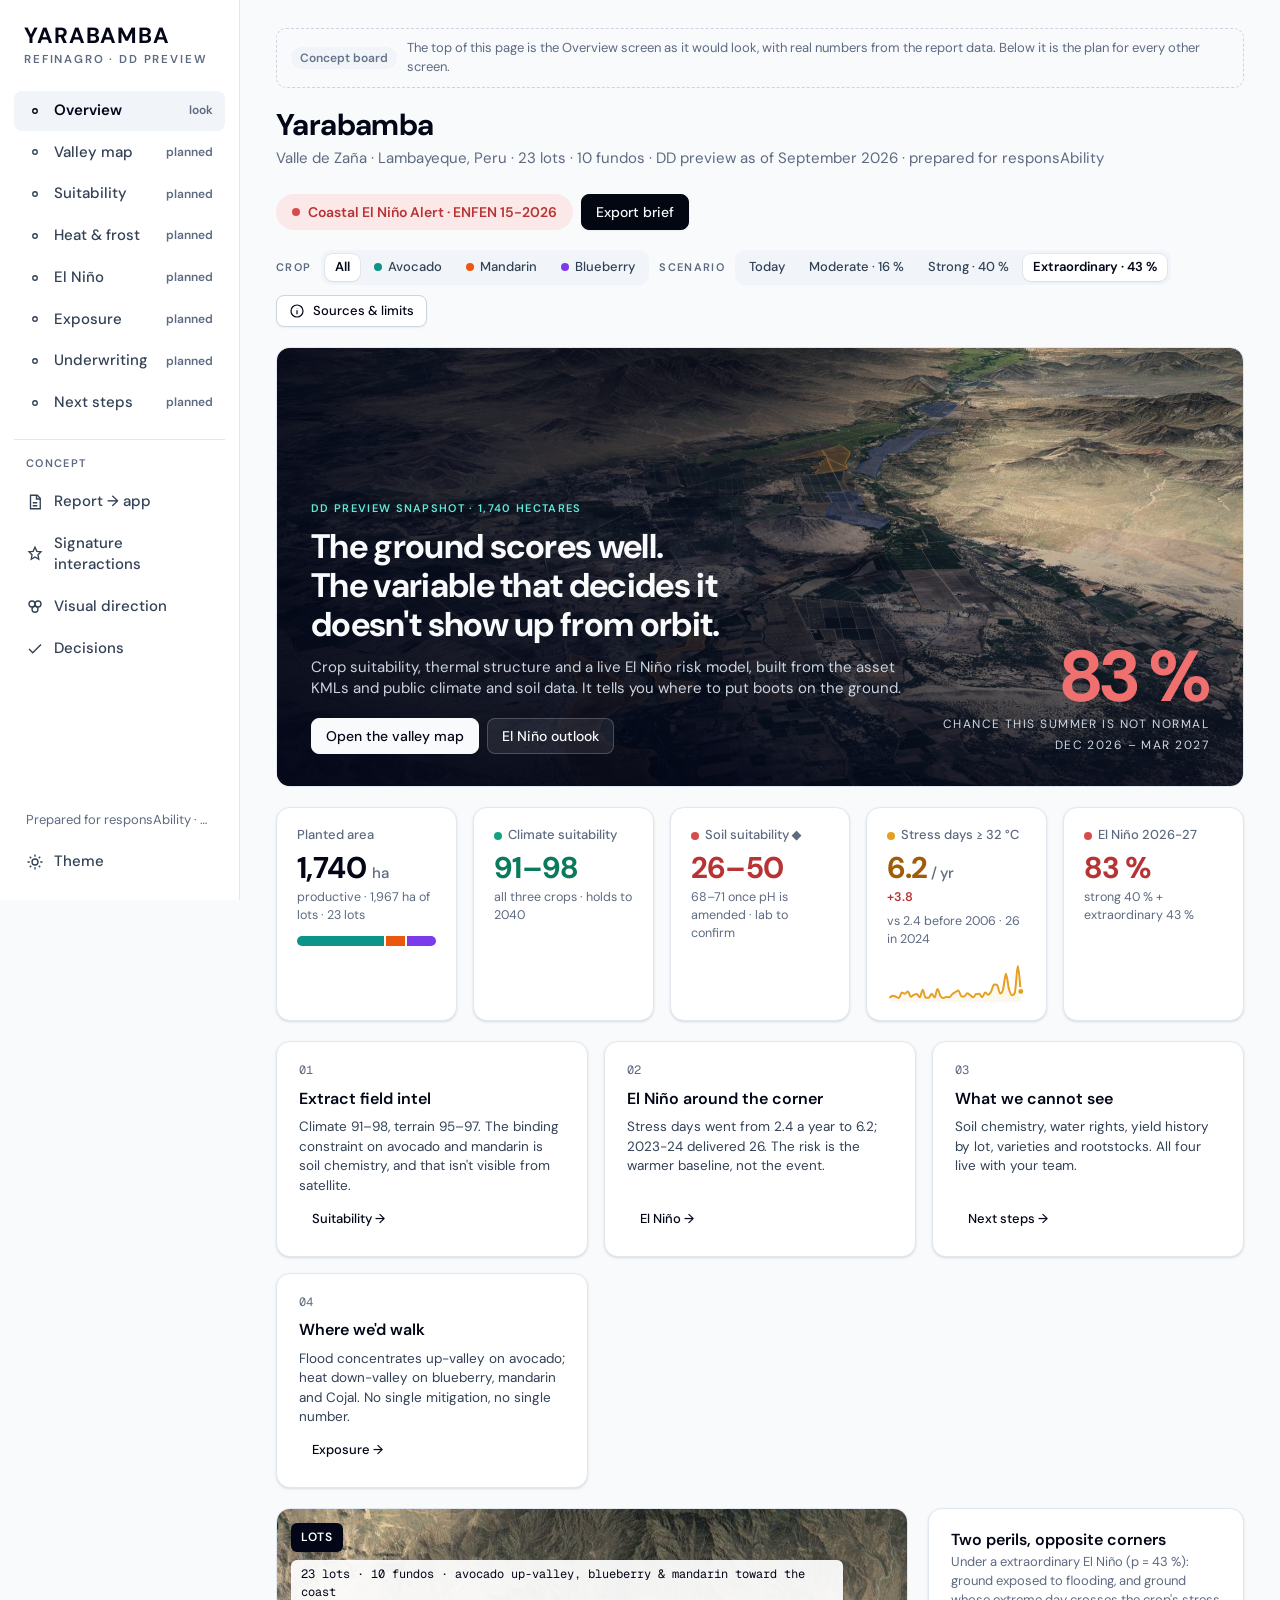
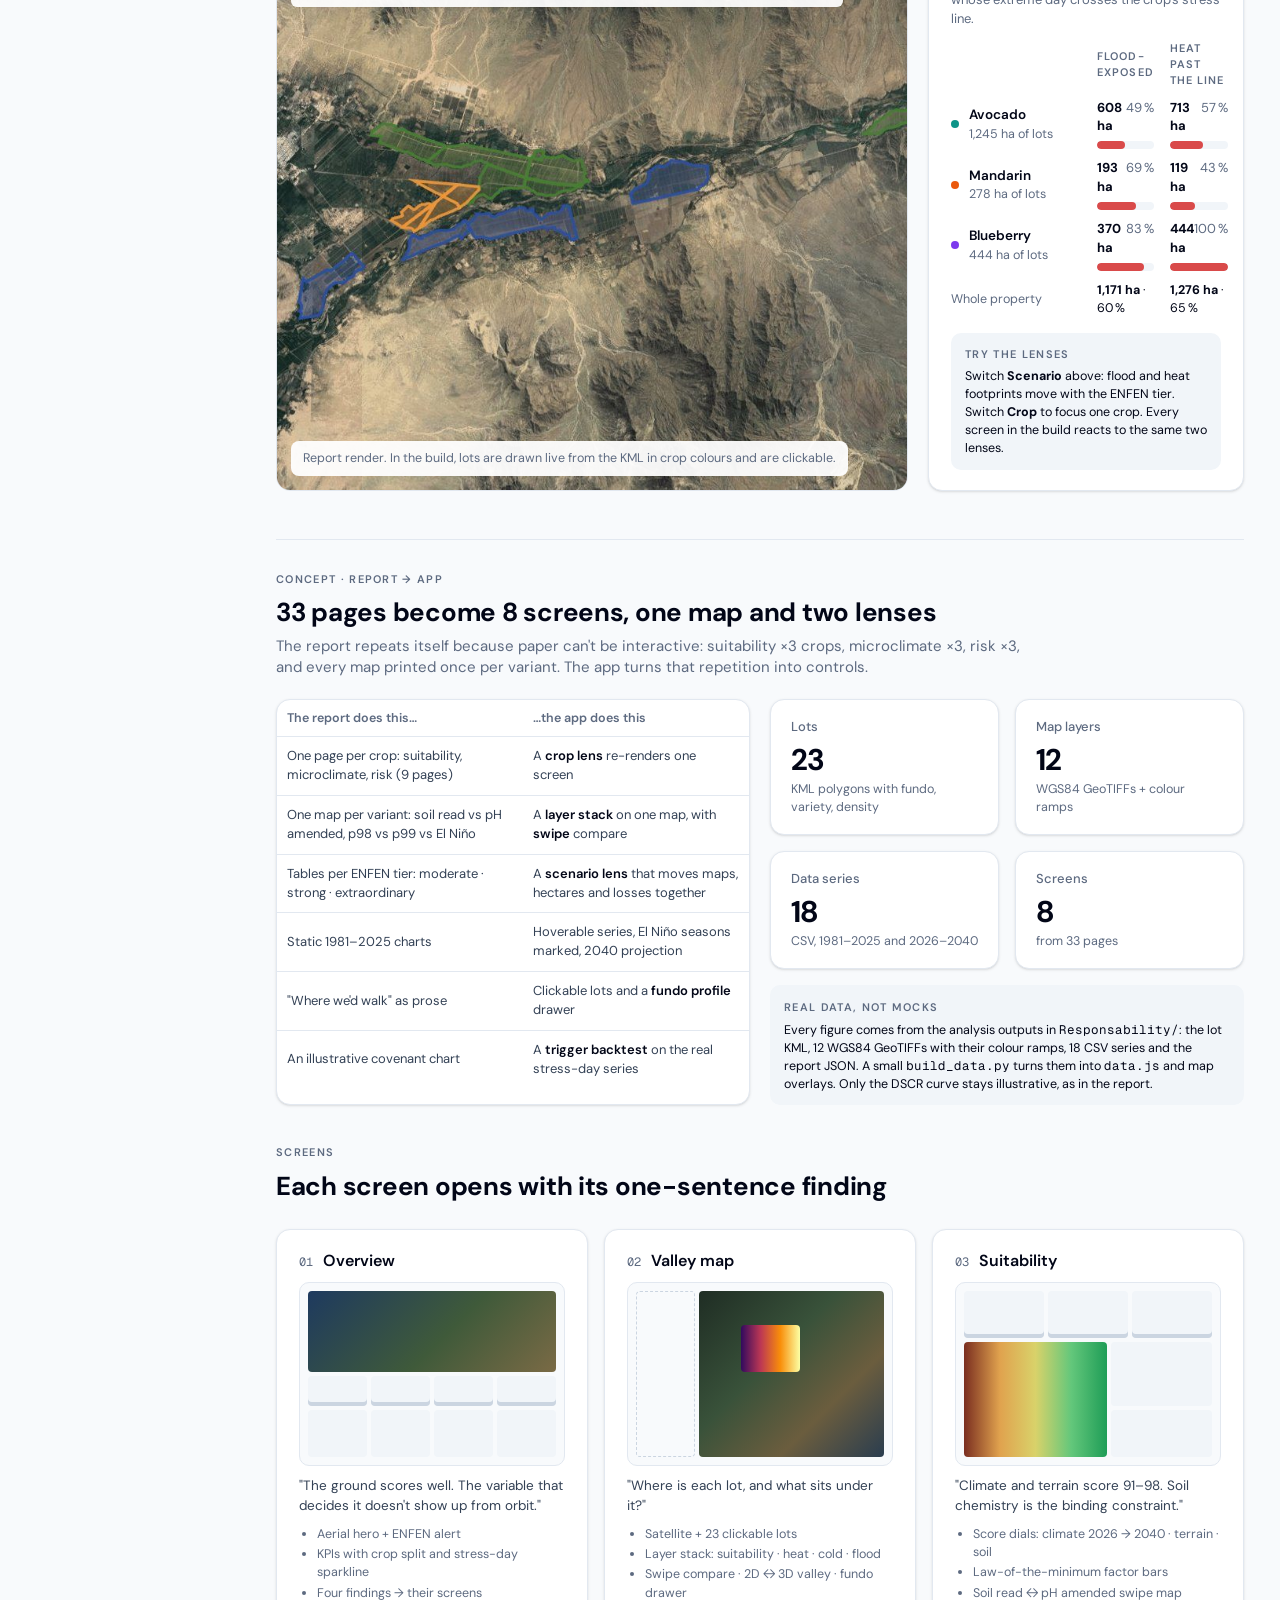
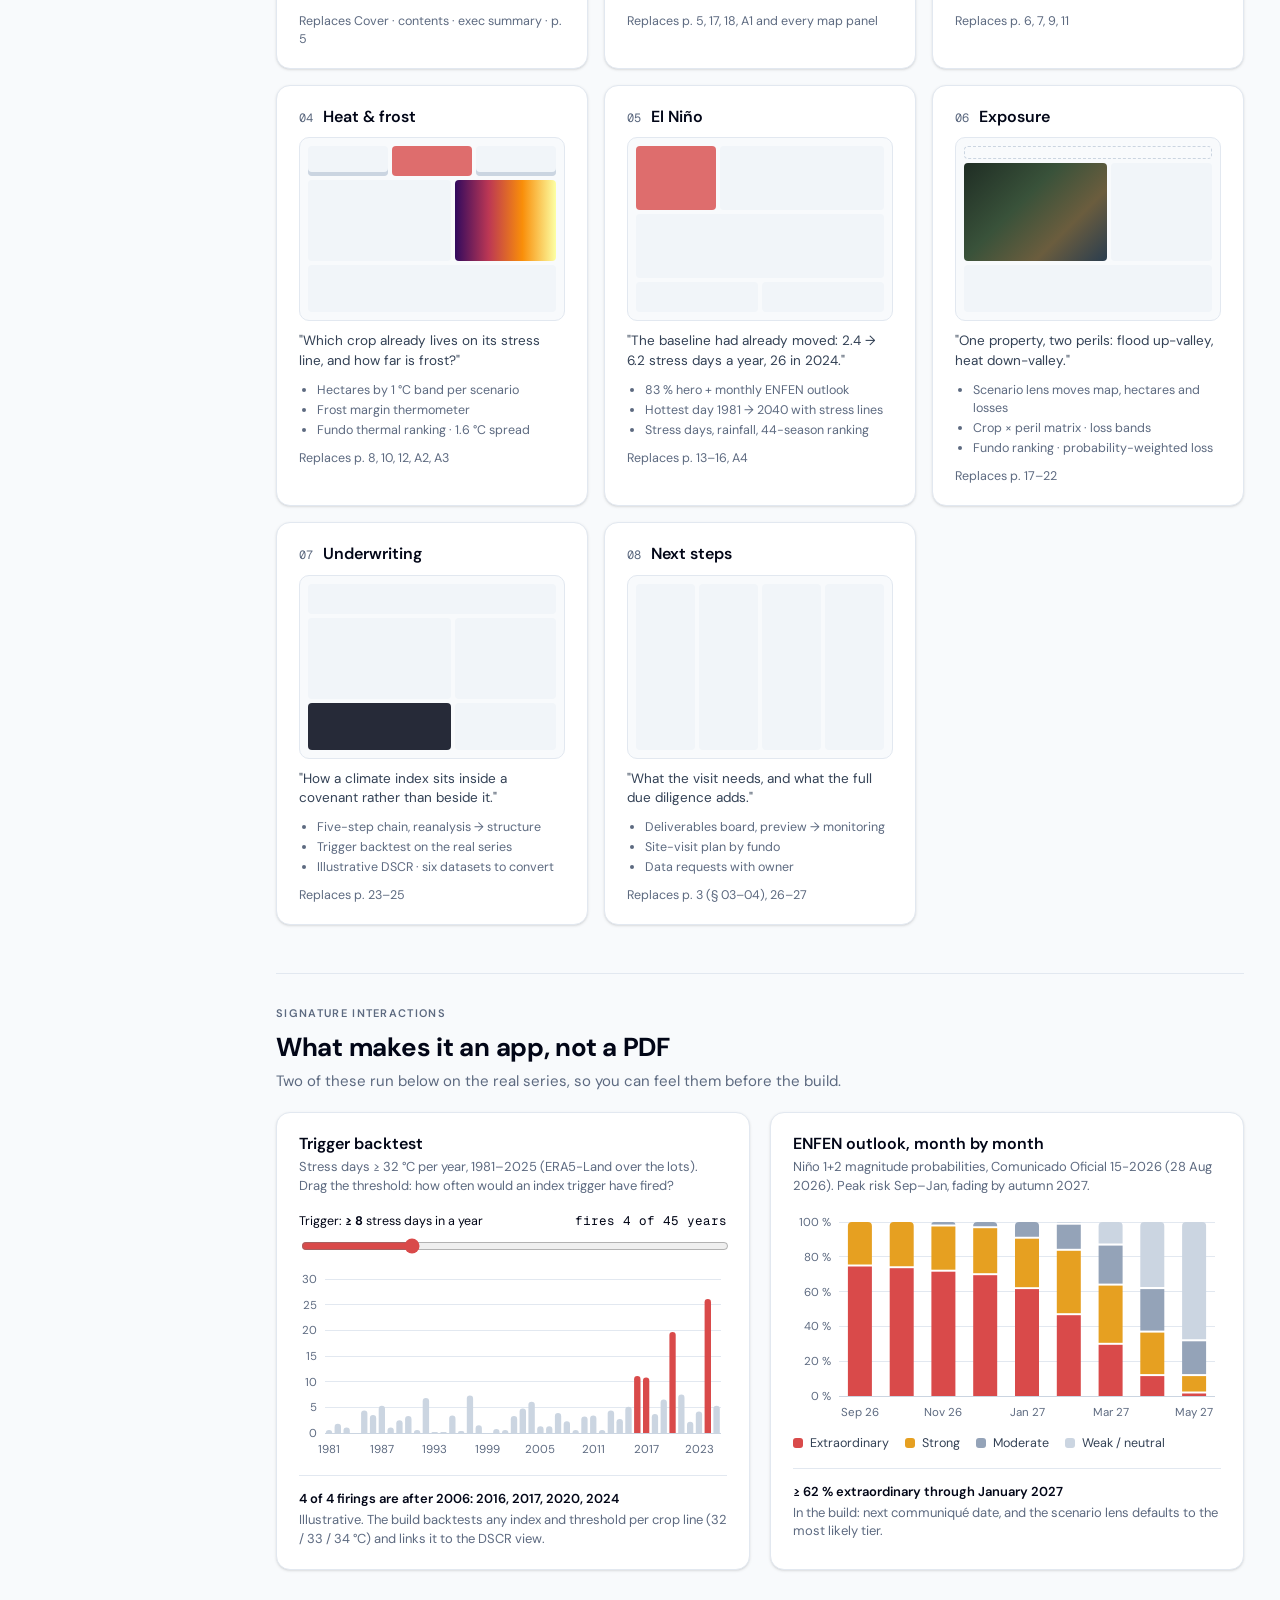
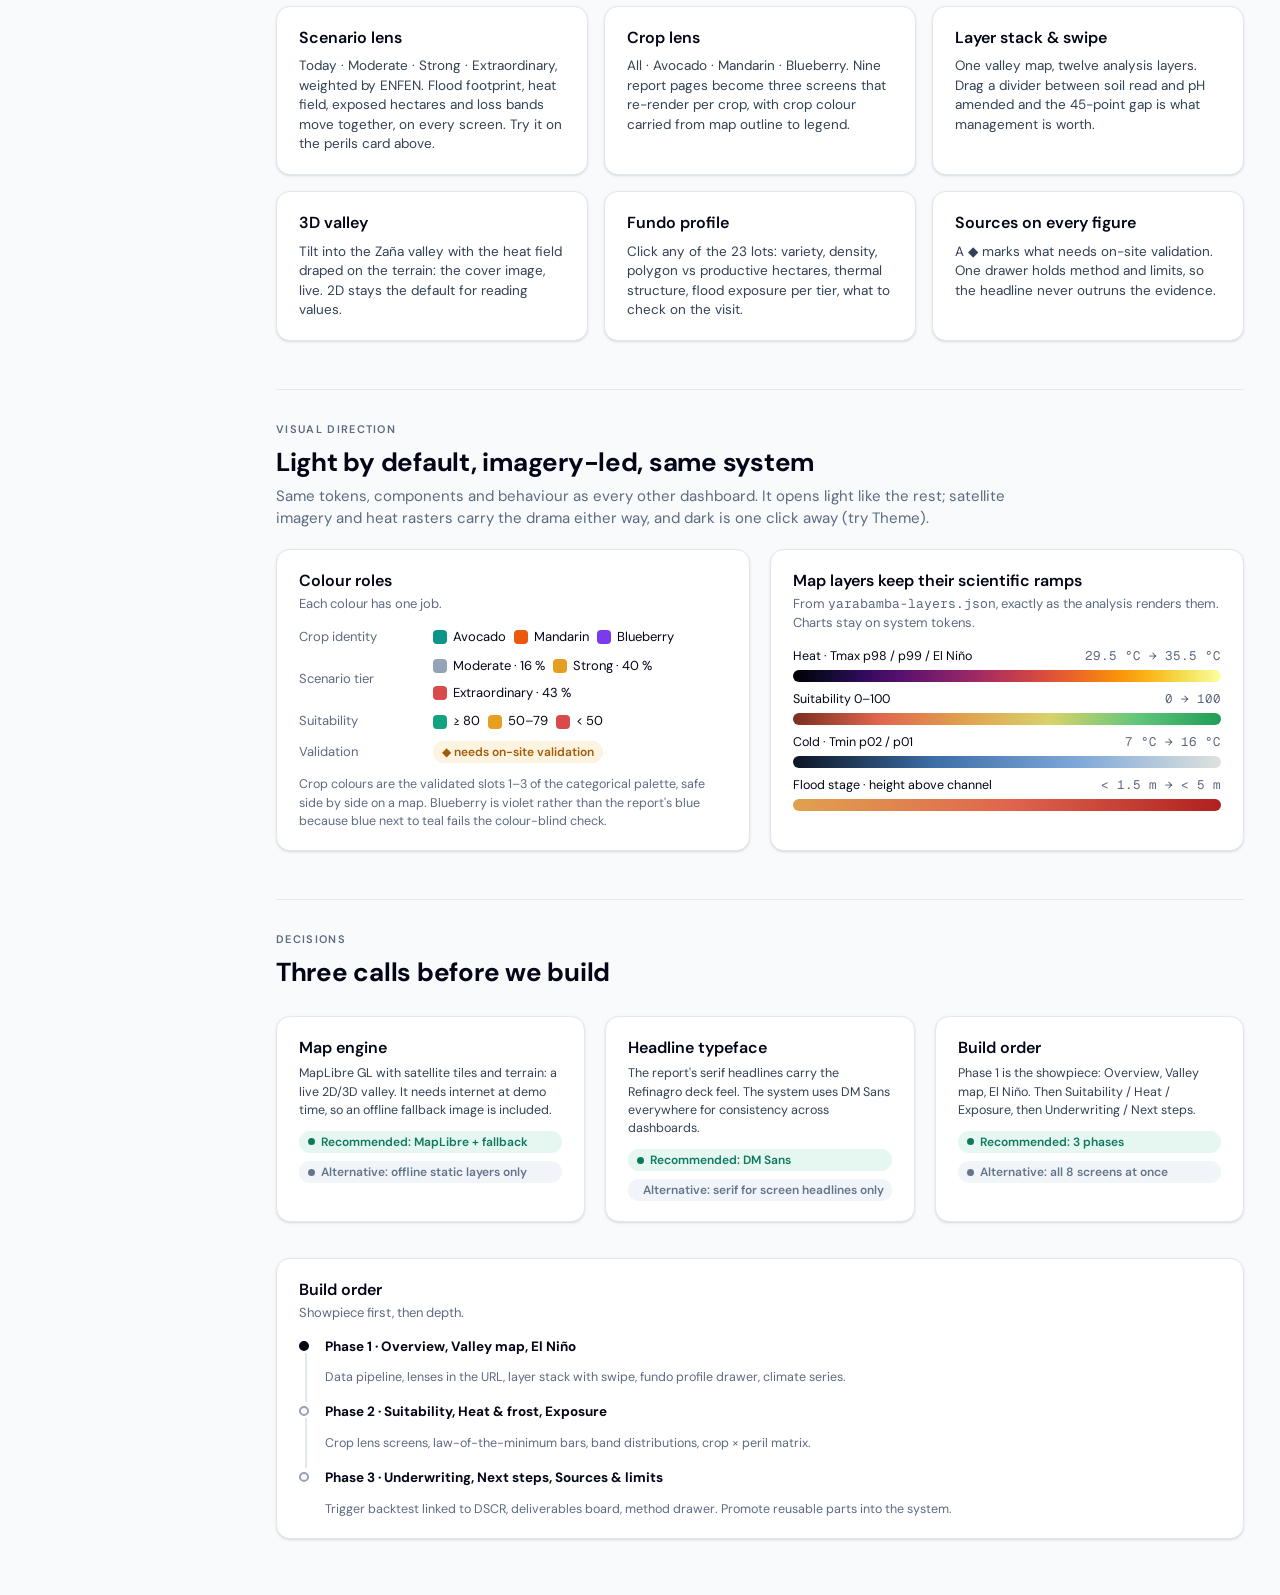
<file: concept.html>
<!doctype html>
<html lang="en">
<head>
<meta charset="utf-8">
<meta name="viewport" content="width=device-width,initial-scale=1,viewport-fit=cover">
<title>Yarabamba Concept</title>
<link rel="preconnect" href="https://fonts.googleapis.com"><link rel="preconnect" href="https://fonts.gstatic.com" crossorigin>
<link rel="stylesheet" href="https://fonts.googleapis.com/css2?family=DM+Sans:opsz,wght@9..40,400..700&family=Geist+Mono:wght@400;500&display=swap">
<link rel="stylesheet" href="_system/dd.css">
<script src="_system/dd.js"></script>
<style>
/* concept-board only — candidates for promotion are marked ▲ in CONCEPT.md § 5 */
.board-note{display:flex;align-items:center;gap:10px;font-size:13px;color:var(--muted-fg);padding:10px 14px;border:1px dashed var(--border-2);border-radius:var(--r-lg)}
.pill.alert{background:var(--bad-bg);color:var(--bad-t)}
.pill.alert::before{content:"";width:8px;height:8px;border-radius:50%;background:var(--bad);animation:pulse-bad 2s infinite}
@keyframes pulse-bad{0%{box-shadow:0 0 0 0 #d94a4a88}70%{box-shadow:0 0 0 7px #d94a4a00}100%{box-shadow:0 0 0 0 #d94a4a00}}
.lens{display:flex;align-items:center;gap:8px}
.lens .lbl{margin-right:2px}
.hero{position:relative;border-radius:var(--r-xl);overflow:hidden;min-height:440px;background:#0b1322 url(img/cover.jpg) center 62%/cover;display:flex;align-items:flex-end;border:1px solid var(--border)}
.hero::before{content:"";position:absolute;inset:0;background:linear-gradient(90deg,#020617e6 0%,#020617a6 45%,#02061700 75%),linear-gradient(0deg,#020617cc 0%,#02061700 55%)}
.hero-in{position:relative;display:flex;justify-content:space-between;align-items:flex-end;gap:32px;width:100%;padding:32px 34px;flex-wrap:wrap}
.hero-in>div:first-child{flex:1 1 520px;max-width:720px}
.hero .eyebrow{color:#5eead4}
.hero h2{font-size:34px;line-height:1.15;letter-spacing:-.02em;color:#f8fafc;max-width:760px;margin:10px 0 12px;text-wrap:balance}
.hero p{color:#cbd5e1;max-width:620px;font-size:15px}
.hero .odds{text-align:right;color:#f8fafc}
.hero .odds b{display:block;font-size:72px;line-height:1;font-weight:700;letter-spacing:-.04em;color:#f07070}
.hero .odds span{font-size:12px;letter-spacing:.12em;text-transform:uppercase;color:#cbd5e1}
.hero .row{margin-top:18px}
.findings{display:grid;grid-template-columns:repeat(auto-fill,minmax(250px,1fr));gap:var(--gap)}
.finding{display:flex;flex-direction:column;gap:8px}
.finding .n{font-family:var(--mono);font-size:12px;color:var(--muted-fg)}
.finding p{font-size:13.5px;color:var(--fg-2);flex-grow:1}
.finding a{align-self:flex-start}
.peril{display:grid;grid-template-columns:130px 1fr 1fr;gap:10px 16px;align-items:center;font-size:13px}
.peril .h{font-size:11px;letter-spacing:.1em;text-transform:uppercase;color:var(--muted-fg);font-weight:600}
.peril .cell2{display:flex;flex-direction:column;gap:5px}
.peril .cell2 span{display:flex;justify-content:space-between;font-variant-numeric:tabular-nums}
.peril .dimmed{opacity:.35;transition:opacity var(--dur)}
.divider{margin-top:28px;padding-top:28px;border-top:1px solid var(--border)}
.divider h2{font-size:26px;margin:8px 0 6px}
.divider p{color:var(--muted-fg);max-width:760px;font-size:15px}
.screens{display:grid;grid-template-columns:repeat(auto-fill,minmax(310px,1fr));gap:var(--gap)}
.scr{display:flex;flex-direction:column;gap:10px;scroll-margin-top:20px}
.scr .top{display:flex;align-items:baseline;gap:10px}
.scr .top .mono{color:var(--muted-fg);font-size:12px}
.scr .q{font-size:13.5px;color:var(--fg-2)}
.scr ul{margin:0;padding-left:18px;font-size:12.5px;color:var(--muted-fg);display:flex;flex-direction:column;gap:2px}
.wf{display:grid;grid-template-columns:repeat(12,1fr);grid-auto-rows:13px;gap:4px;padding:8px;border-radius:var(--r-lg);background:var(--background);border:1px solid var(--border)}
.wf i{border-radius:4px;background:var(--muted)}
.wf i.w-hero{background:linear-gradient(135deg,#1e3a5f,#3f5a3a 55%,#7a6a45)}
.wf i.w-map{background:linear-gradient(135deg,#1f2d24,#39523a 40%,#6b5d3e 70%,#2a3d4f)}
.wf i.w-heat{background:linear-gradient(90deg,#320a5e,#bc3754,#f98e09,#fcffa4)}
.wf i.w-suit{background:linear-gradient(90deg,#7A2E20,#E0A24E,#D9D26A,#63C77B,#1F9D57)}
.wf i.w-chart{background:repeating-linear-gradient(90deg,var(--muted) 0 6px,transparent 6px 9px),var(--accent);background-blend-mode:normal}
.wf i.w-kpi{background:var(--muted);box-shadow:inset 0 -4px 0 var(--border-2)}
.wf i.w-lens{background:transparent;border:1px dashed var(--border-2)}
.wf i.w-ink{background:var(--fg);opacity:.85}
.wf i.w-bad{background:var(--bad);opacity:.8}
.sig{display:grid;grid-template-columns:repeat(auto-fill,minmax(280px,1fr));gap:var(--gap)}
.sig .card{display:flex;flex-direction:column;gap:8px}
.sig p{font-size:13.5px;color:var(--fg-2)}
input[type=range]{width:100%;accent-color:var(--bad)}
.ramp{height:12px;border-radius:6px}
.role{display:grid;grid-template-columns:120px 1fr;gap:10px 14px;align-items:center;font-size:13px}
.swatches{display:flex;gap:8px;flex-wrap:wrap}
.swatches span{display:inline-flex;align-items:center;gap:6px}
.swatches i{width:14px;height:14px;border-radius:4px;display:inline-block}
@media (max-width:900px){.hero h2{font-size:26px}.hero .odds{text-align:left}.hero .odds b{font-size:56px}.peril{grid-template-columns:100px 1fr 1fr}}
</style>
</head>
<body>
<div class="app">
  <div class="topbar"><button type="button" class="btn ghost icon" data-nav-toggle aria-label="Open menu"><svg viewBox="0 0 24 24" fill="none" stroke="currentColor" stroke-width="2"><path d="M4 7h16M4 12h16M4 17h16"/></svg></button><b>YARABAMBA</b></div>
  <div class="scrim"></div>
  <nav class="side" aria-label="Main">
    <a class="brand" href="#top"><div class="b1">YARABAMBA</div><div class="b2">REFINAGRO · DD PREVIEW</div></a>
    <div class="nav" id="navScreens"></div>
    <div class="hr"></div>
    <div class="eyebrow">CONCEPT</div>
    <div class="nav">
      <a href="#translate"><svg viewBox="0 0 24 24" fill="none" stroke="currentColor" stroke-width="1.8"><path d="M6 3h9l4 4v14H6z"/><path d="M14 3v5h5M9 13h6M9 17h6"/></svg>Report → app</a>
      <a href="#sig"><svg viewBox="0 0 24 24" fill="none" stroke="currentColor" stroke-width="1.8"><path d="M12 3l2.5 5.5L20 9l-4 4 1 6-5-3-5 3 1-6-4-4 5.5-.5z"/></svg>Signature interactions</a>
      <a href="#visual"><svg viewBox="0 0 24 24" fill="none" stroke="currentColor" stroke-width="1.8"><circle cx="8" cy="8" r="4"/><circle cx="16" cy="8" r="4"/><circle cx="12" cy="15" r="4"/></svg>Visual direction</a>
      <a href="#decide"><svg viewBox="0 0 24 24" fill="none" stroke="currentColor" stroke-width="1.8"><path d="M4 12l5 5L20 6"/></svg>Decisions</a>
    </div>
    <div class="foot">Prepared for responsAbility · confidential</div>
    <div class="nav" style="margin-top:6px">
      <button type="button" data-theme-toggle><svg viewBox="0 0 24 24" fill="none" stroke="currentColor" stroke-width="1.8"><circle cx="12" cy="12" r="4"/><path d="M12 2v3M12 19v3M2 12h3M19 12h3M5 5l2 2M17 17l2 2M5 19l2-2M17 7l2-2"/></svg>Theme</button>
    </div>
  </nav>

  <main class="main" id="top">
    <div class="board-note"><span class="tag na plain">Concept board</span>The top of this page is the Overview screen as it would look, with real numbers from the report data. Below it is the plan for every other screen.</div>

    <!-- ================= OVERVIEW · LOOK ================= -->
    <div class="head">
      <div>
        <h1>Yarabamba</h1>
        <div class="sub">Valle de Zaña · Lambayeque, Peru · 23 lots · 10 fundos · DD preview as of September 2026 · prepared for responsAbility</div>
      </div>
      <div class="row"><span class="pill alert">Coastal El Niño Alert · ENFEN 15-2026</span><button type="button" class="btn primary" data-toast="Brief export is part of the build">Export brief</button></div>
    </div>
    <div class="toolbar">
      <div class="lens"><span class="lbl">CROP</span><div class="tabs sm" id="lensCrop"></div></div>
      <div class="lens"><span class="lbl">SCENARIO</span><div class="tabs sm" id="lensTier"></div></div>
      <span class="grow"></span>
      <button type="button" class="btn sm" data-toast="Sources & limits open as a drawer in the build" data-tone="na"><svg viewBox="0 0 24 24" fill="none" stroke="currentColor" stroke-width="1.8"><circle cx="12" cy="12" r="9"/><path d="M12 11v6M12 7.5v.5"/></svg>Sources &amp; limits</button>
    </div>

    <section class="hero" aria-label="Asset headline">
      <div class="hero-in">
        <div>
          <span class="eyebrow" id="heroEyebrow">DD PREVIEW SNAPSHOT</span>
          <h2>The ground scores well. The variable that decides it doesn't show up from orbit.</h2>
          <p>Crop suitability, thermal structure and a live El Niño risk model, built from the asset KMLs and public climate and soil data. It tells you where to put boots on the ground.</p>
          <div class="row"><a class="btn primary" href="#s2">Open the valley map</a><a class="btn" href="#s5">El Niño outlook</a></div>
        </div>
        <div class="odds"><b id="heroOdds"></b><span>chance this summer is not normal<br>Dec 2026 – Mar 2027</span></div>
      </div>
    </section>

    <div class="kpis" id="kpis"></div>

    <div class="findings" id="findings"></div>

    <div class="two">
      <div class="map"><img src="img/asset-lots.jpg" alt="The 23 production lots over satellite imagery of the Zaña valley" style="height:100%;min-height:380px">
        <div class="tl"><span class="chip dk">LOTS</span><span class="chip mono">23 lots · 10 fundos · avocado up-valley, blueberry &amp; mandarin toward the coast</span></div>
        <div class="leg"><span class="k">Report render. In the build, lots are drawn live from the KML in crop colours and are clickable.</span></div>
      </div>
      <div class="card">
        <div class="card-head" style="margin-bottom:12px"><div><h3>Two perils, opposite corners</h3><div class="desc" id="perilDesc"></div></div></div>
        <div class="peril" id="perils"></div>
        <div class="callout small" style="margin-top:16px"><span class="lbl">TRY THE LENSES</span><div>Switch <b>Scenario</b> above: flood and heat footprints move with the ENFEN tier. Switch <b>Crop</b> to focus one crop. Every screen in the build reacts to the same two lenses.</div></div>
      </div>
    </div>

    <!-- ================= CONCEPT ================= -->
    <div class="divider" id="translate">
      <span class="eyebrow">CONCEPT · REPORT → APP</span>
      <h2>33 pages become 8 screens, one map and two lenses</h2>
      <p>The report repeats itself because paper can't be interactive: suitability ×3 crops, microclimate ×3, risk ×3, and every map printed once per variant. The app turns that repetition into controls.</p>
    </div>
    <div class="halves">
      <div class="card flush">
        <div class="tw"><table>
          <thead><tr><th>The report does this…</th><th>…the app does this</th></tr></thead>
          <tbody id="translateRows"></tbody>
        </table></div>
      </div>
      <div class="stack">
        <div class="kpis" id="dataKpis"></div>
        <div class="callout"><span class="lbl">REAL DATA, NOT MOCKS</span><div class="small">Every figure comes from the analysis outputs in <span class="mono">Responsability/</span>: the lot KML, 12 WGS84 GeoTIFFs with their colour ramps, 18 CSV series and the report JSON. A small <span class="mono">build_data.py</span> turns them into <span class="mono">data.js</span> and map overlays. Only the DSCR curve stays illustrative, as in the report.</div></div>
      </div>
    </div>

    <div class="divider" id="screens" style="border:0;padding-top:8px;margin-top:8px">
      <span class="eyebrow">SCREENS</span>
      <h2>Each screen opens with its one-sentence finding</h2>
    </div>
    <div class="screens" id="screenCards"></div>

    <div class="divider" id="sig">
      <span class="eyebrow">SIGNATURE INTERACTIONS</span>
      <h2>What makes it an app, not a PDF</h2>
      <p>Two of these run below on the real series, so you can feel them before the build.</p>
    </div>
    <div class="halves">
      <div class="card">
        <div class="card-head"><div><h3>Trigger backtest</h3><div class="desc">Stress days ≥ 32 °C per year, 1981–2025 (ERA5-Land over the lots). Drag the threshold: how often would an index trigger have fired?</div></div></div>
        <div class="spread small" style="margin-bottom:6px"><span>Trigger: <b id="thrLbl"></b> stress days in a year</span><span class="mono" id="thrOut"></span></div>
        <input type="range" id="thr" min="2" max="26" value="8" aria-label="Trigger threshold in stress days">
        <div id="chTrigger" style="margin-top:10px"></div>
        <div class="card-foot"><b id="thrFoot"></b><span>Illustrative. The build backtests any index and threshold per crop line (32 / 33 / 34 °C) and links it to the DSCR view.</span></div>
      </div>
      <div class="card">
        <div class="card-head"><div><h3>ENFEN outlook, month by month</h3><div class="desc">Niño 1+2 magnitude probabilities, Comunicado Oficial 15-2026 (28 Aug 2026). Peak risk Sep–Jan, fading by autumn 2027.</div></div></div>
        <div id="chEnfen"></div>
        <div class="card-foot"><b>≥ 62 % extraordinary through January 2027</b><span>In the build: next communiqué date, and the scenario lens defaults to the most likely tier.</span></div>
      </div>
    </div>
    <div class="sig" style="margin-top:var(--gap)" id="sigCards"></div>

    <div class="divider" id="visual">
      <span class="eyebrow">VISUAL DIRECTION</span>
      <h2>Light by default, imagery-led, same system</h2>
      <p>Same tokens, components and behaviour as every other dashboard. It opens light like the rest; satellite imagery and heat rasters carry the drama either way, and dark is one click away (try Theme).</p>
    </div>
    <div class="halves">
      <div class="card">
        <h3>Colour roles</h3><div class="desc">Each colour has one job.</div>
        <div class="role">
          <span class="muted">Crop identity</span><div class="swatches"><span><i style="background:var(--c2)"></i>Avocado</span><span><i style="background:var(--c1)"></i>Mandarin</span><span><i style="background:var(--c3)"></i>Blueberry</span></div>
          <span class="muted">Scenario tier</span><div class="swatches"><span><i style="background:var(--na)"></i>Moderate · 16 %</span><span><i style="background:var(--warn)"></i>Strong · 40 %</span><span><i style="background:var(--bad)"></i>Extraordinary · 43 %</span></div>
          <span class="muted">Suitability</span><div class="swatches"><span><i style="background:var(--ok)"></i>≥ 80</span><span><i style="background:var(--warn)"></i>50–79</span><span><i style="background:var(--bad)"></i>&lt; 50</span></div>
          <span class="muted">Validation</span><div class="swatches"><span><span class="tag warn plain">◆ needs on-site validation</span></span></div>
        </div>
        <div class="small muted" style="margin-top:12px">Crop colours are the validated slots 1–3 of the categorical palette, safe side by side on a map. Blueberry is violet rather than the report's blue because blue next to teal fails the colour-blind check.</div>
      </div>
      <div class="card">
        <h3>Map layers keep their scientific ramps</h3><div class="desc">From <span class="mono">yarabamba-layers.json</span>, exactly as the analysis renders them. Charts stay on system tokens.</div>
        <div class="stack tight" id="ramps"></div>
      </div>
    </div>

    <div class="divider" id="decide">
      <span class="eyebrow">DECISIONS</span>
      <h2>Three calls before we build</h2>
    </div>
    <div class="thirds" id="decisions"></div>
    <div class="card" style="margin-top:var(--gap)">
      <h3>Build order</h3><div class="desc">Showpiece first, then depth.</div>
      <ul class="timeline">
        <li class="ink"><b>Phase 1 · Overview, Valley map, El Niño</b><span class="muted small">Data pipeline, lenses in the URL, layer stack with swipe, fundo profile drawer, climate series.</span></li>
        <li><b>Phase 2 · Suitability, Heat &amp; frost, Exposure</b><span class="muted small">Crop lens screens, law-of-the-minimum bars, band distributions, crop × peril matrix.</span></li>
        <li><b>Phase 3 · Underwriting, Next steps, Sources &amp; limits</b><span class="muted small">Trigger backtest linked to DSCR, deliverables board, method drawer. Promote reusable parts into the system.</span></li>
      </ul>
    </div>
  </main>
</div>

<script>
const { $, $$, esc, fmt } = DD;

// ---------- data: transcribed from Responsability/ (CSV + report); see CONCEPT.md § 3 ----------
const CROPS = {
  avocado:   { name: "Avocado",   variety: "Hass",  color: "c2", planted: 1117.34, lot: 1245 }, // planted = KML productive ha
  mandarin:  { name: "Mandarin",  variety: "Tango", color: "c1", planted: 254.97, lot: 278 },  // lot = risk-table base
  blueberry: { name: "Blueberry", variety: "Matias · Sekoya Pop · Manila", color: "c3", planted: 367.33, lot: 444 },
};
const TIERS = {
  today:         { name: "Today", p: null, tone: "" },
  moderate:      { name: "Moderate", p: 16, tone: "na" },
  strong:        { name: "Strong", p: 40, tone: "warn" },
  extraordinary: { name: "Extraordinary", p: 43, tone: "bad" },
};
// risk_flood_exposure_by_crop.csv + heat scenario (report p. 18); today = typical year p98 (p. 8, 10, 12)
const EXPOSURE = {
  flood: { today: { avocado: 0, mandarin: 0, blueberry: 0 }, moderate: { avocado: 170, mandarin: 9, blueberry: 33 }, strong: { avocado: 368, mandarin: 73, blueberry: 189 }, extraordinary: { avocado: 608, mandarin: 193, blueberry: 370 } },
  heat:  { today: { avocado: 0, mandarin: 0, blueberry: 161 }, moderate: { avocado: 400, mandarin: 0, blueberry: 444 }, strong: { avocado: 400, mandarin: 0, blueberry: 444 }, extraordinary: { avocado: 713, mandarin: 119, blueberry: 444 } },
};
// clima_extremos_tmax_mensual_1981_2025.csv, summed per year
const YEARS = Array.from({ length: 45 }, (_, i) => 1981 + i);
const D32 = [0.6,1.8,1.1,0,4.4,3.5,5.3,1.1,2.5,3.3,0.6,6.8,0.2,0.2,3.4,0.4,7.3,1.5,0,0.8,0.6,3.3,4.8,6.1,1.3,1.3,3.9,2.3,0.6,3.2,3.4,0.6,4.4,2.7,5.1,11.1,10.8,3.7,6.5,19.7,7.5,2.2,4.2,26.1,5.3];
// ENFEN Comunicado 15-2026, Niño 1+2 monthly probability (%): [extraordinary, strong, moderate, weak/neutral]
const ENFEN = [["Sep 26",75,25,0,0],["Oct 26",74,26,0,0],["Nov 26",72,26,2,0],["Dec 26",70,27,3,0],["Jan 27",62,29,9,0],["Feb 27",47,37,15,1],["Mar 27",30,34,23,13],["Apr 27",12,25,25,38],["May 27",2,10,20,68]];
const ODDS = TIERS.strong.p + TIERS.extraordinary.p;
const mean = (a) => DD.sum(a) / a.length;

// ---------- screens (drives the sidebar and the screen cards) ----------
const SCREENS = [
  ["Overview", "The ground scores well. The variable that decides it doesn't show up from orbit.", "Cover · contents · exec summary · p. 5", ["Aerial hero + ENFEN alert", "KPIs with crop split and stress-day sparkline", "Four findings → their screens"], [[1,1,12,5,"w-hero"],[1,6,3,2,"w-kpi"],[4,6,3,2,"w-kpi"],[7,6,3,2,"w-kpi"],[10,6,3,2,"w-kpi"],[1,8,3,3,""],[4,8,3,3,""],[7,8,3,3,""],[10,8,3,3,""]]],
  ["Valley map", "Where is each lot, and what sits under it?", "p. 5, 17, 18, A1 and every map panel", ["Satellite + 23 clickable lots", "Layer stack: suitability · heat · cold · flood", "Swipe compare · 2D ↔ 3D valley · fundo drawer"], [[1,1,3,10,"w-lens"],[4,1,9,10,"w-map"],[6,3,3,3,"w-heat"],[4,11,9,0,""]]],
  ["Suitability", "Climate and terrain score 91–98. Soil chemistry is the binding constraint.", "p. 6, 7, 9, 11", ["Score dials: climate 2026 → 2040 · terrain · soil", "Law-of-the-minimum factor bars", "Soil read ↔ pH amended swipe map"], [[1,1,4,3,"w-kpi"],[5,1,4,3,"w-kpi"],[9,1,4,3,"w-kpi"],[1,4,7,7,"w-suit"],[8,4,5,4,"w-chart"],[8,8,5,3,""]]],
  ["Heat & frost", "Which crop already lives on its stress line, and how far is frost?", "p. 8, 10, 12, A2, A3", ["Hectares by 1 °C band per scenario", "Frost margin thermometer", "Fundo thermal ranking · 1.6 °C spread"], [[1,1,4,2,"w-kpi"],[5,1,4,2,"w-bad"],[9,1,4,2,"w-kpi"],[1,3,7,5,"w-chart"],[8,3,5,5,"w-heat"],[1,8,12,3,""]]],
  ["El Niño", "The baseline had already moved: 2.4 → 6.2 stress days a year, 26 in 2024.", "p. 13–16, A4", ["83 % hero + monthly ENFEN outlook", "Hottest day 1981 → 2040 with stress lines", "Stress days, rainfall, 44-season ranking"], [[1,1,4,4,"w-bad"],[5,1,8,4,"w-chart"],[1,5,12,4,"w-chart"],[1,9,6,2,"w-chart"],[7,9,6,2,""]]],
  ["Exposure", "One property, two perils: flood up-valley, heat down-valley.", "p. 17–22", ["Scenario lens moves map, hectares and losses", "Crop × peril matrix · loss bands", "Fundo ranking · probability-weighted loss"], [[1,1,12,1,"w-lens"],[1,2,7,6,"w-map"],[8,2,5,6,"w-chart"],[1,8,12,3,""]]],
  ["Underwriting", "How a climate index sits inside a covenant rather than beside it.", "p. 23–25", ["Five-step chain, reanalysis → structure", "Trigger backtest on the real series", "Illustrative DSCR · six datasets to convert"], [[1,1,12,2,""],[1,3,7,5,"w-chart"],[8,3,5,5,""],[1,8,7,3,"w-ink"],[8,8,5,3,""]]],
  ["Next steps", "What the visit needs, and what the full due diligence adds.", "p. 3 (§ 03–04), 26–27", ["Deliverables board, preview → monitoring", "Site-visit plan by fundo", "Data requests with owner"], [[1,1,3,10,""],[4,1,3,10,""],[7,1,3,10,""],[10,1,3,10,""]]],
];
const ICON = '<svg viewBox="0 0 24 24" fill="none" stroke="currentColor" stroke-width="1.8"><circle cx="12" cy="12" r="3"/></svg>';
$("#navScreens").innerHTML = SCREENS.map((s, i) => `<a href="${i ? "#s" + (i + 1) : "#top"}"${i ? "" : ' class="on"'}>${ICON}${esc(s[0])}<span class="count">${i ? "planned" : "look"}</span></a>`).join("");
$("#screenCards").innerHTML = SCREENS.map((s, i) => `<div class="card scr" id="s${i + 1}"><div class="top"><span class="mono">0${i + 1}</span><h3>${esc(s[0])}</h3></div>
  <div class="wf" aria-hidden="true">${s[4].filter((b) => b[3]).map(([c, r, w, h, k]) => `<i class="${k}" style="grid-column:${c}/span ${w};grid-row:${r}/span ${h}"></i>`).join("")}</div>
  <div class="q">"${esc(s[1])}"</div><ul>${s[3].map((x) => `<li>${esc(x)}</li>`).join("")}</ul><span class="small muted">Replaces ${esc(s[2])}</span></div>`).join("");

// ---------- overview look ----------
$("#heroOdds").textContent = ODDS + " %";
$("#heroEyebrow").textContent = `DD PREVIEW SNAPSHOT · ${fmt.n(DD.sum(Object.values(CROPS), (c) => c.planted))} HECTARES`;
const cropPlanted = DD.sum(Object.values(CROPS), (c) => c.planted), cropLot = DD.sum(Object.values(CROPS), (c) => c.lot);
const before = mean(D32.slice(0, 25)), since = mean(D32.slice(25));
$("#kpis").innerHTML = `
  <div class="kpi"><span class="kpi-label">Planted area</span><b class="kpi-value">${fmt.n(cropPlanted)} <span class="muted" style="font-size:15px;font-weight:500">ha</span></b><span class="kpi-meta">productive · ${fmt.n(cropLot)} ha of lots · 23 lots</span><div id="kCrop"></div></div>
  <div class="kpi ok"><span class="kpi-label"><span class="dot ok"></span>Climate suitability</span><b class="kpi-value">91–98</b><span class="kpi-meta">all three crops · holds to 2040</span></div>
  <div class="kpi bad"><span class="kpi-label"><span class="dot bad"></span>Soil suitability ◆</span><b class="kpi-value">26–50</b><span class="kpi-meta">68–71 once pH is amended · lab to confirm</span></div>
  <div class="kpi warn"><span class="kpi-label"><span class="dot warn"></span>Stress days ≥ 32 °C</span><b class="kpi-value">${fmt.n(since, 1)}<span class="muted" style="font-size:15px;font-weight:500"> / yr</span></b><span class="kpi-meta"><span class="delta bad">+${fmt.n(since - before, 1)}</span>vs ${fmt.n(before, 1)} before 2006 · ${fmt.n(Math.max(...D32))} in ${YEARS[D32.indexOf(Math.max(...D32))]}</span><svg class="spark" id="kSpark"></svg></div>
  <div class="kpi bad"><span class="kpi-label"><span class="dot bad"></span>El Niño 2026-27</span><b class="kpi-value">${ODDS} %</b><span class="kpi-meta">strong ${TIERS.strong.p} % + extraordinary ${TIERS.extraordinary.p} %</span></div>`;
DD.chart.stack("#kCrop", Object.values(CROPS).map((c) => ({ label: c.name, value: c.planted, color: c.color })), { legend: false });
DD.chart.spark("#kSpark", D32, { tone: "warn" });

const FINDINGS = [
  ["01", "Extract field intel", "Climate 91–98, terrain 95–97. The binding constraint on avocado and mandarin is soil chemistry, and that isn't visible from satellite.", "Suitability", "#s3"],
  ["02", "El Niño around the corner", `Stress days went from ${fmt.n(before, 1)} a year to ${fmt.n(since, 1)}; 2023-24 delivered 26. The risk is the warmer baseline, not the event.`, "El Niño", "#s5"],
  ["03", "What we cannot see", "Soil chemistry, water rights, yield history by lot, varieties and rootstocks. All four live with your team.", "Next steps", "#s8"],
  ["04", "Where we'd walk", "Flood concentrates up-valley on avocado; heat down-valley on blueberry, mandarin and Cojal. No single mitigation, no single number.", "Exposure", "#s6"],
];
$("#findings").innerHTML = FINDINGS.map((f) => `<div class="card finding"><span class="n">${f[0]}</span><h3>${esc(f[1])}</h3><p>${esc(f[2])}</p><a class="btn ghost sm" href="${f[4]}">${esc(f[3])} →</a></div>`).join("");

// ---------- lenses (live on the perils card) ----------
const LENS = { crop: "all", tier: "extraordinary" };
$("#lensCrop").innerHTML = `<button type="button" data-value="all" class="on">All</button>` + Object.entries(CROPS).map(([k, c]) => `<button type="button" data-value="${k}"><span class="dot" style="background:var(--${c.color});margin-right:6px"></span>${c.name}</button>`).join("");
$("#lensTier").innerHTML = Object.entries(TIERS).map(([k, t]) => `<button type="button" data-value="${k}"${k === LENS.tier ? ' class="on"' : ""}>${t.name}${t.p ? ` · ${t.p} %` : ""}</button>`).join("");
function renderPerils() {
  const t = TIERS[LENS.tier], tone = LENS.tier === "today" ? "warn" : t.tone || "na";
  $("#perilDesc").textContent = LENS.tier === "today" ? "A typical year today: no flood stage, heat past the line only where the crop already lives on it." : `Under a ${t.name.toLowerCase()} El Niño (p = ${t.p} %): ground exposed to flooding, and ground whose extreme day crosses the crop's stress line.`;
  const rows = Object.entries(CROPS).map(([k, c]) => {
    const fl = EXPOSURE.flood[LENS.tier][k], ht = EXPOSURE.heat[LENS.tier][k];
    const cell = (ha) => `<div class="cell2"><span><b>${fmt.n(ha)} ha</b><span class="muted">${fmt.pct(ha / c.lot)}</span></span><div class="meter"><i class="${tone === "na" ? "" : tone}" style="width:${(ha / c.lot) * 100}%"></i></div></div>`;
    const dim = LENS.crop !== "all" && LENS.crop !== k ? " dimmed" : "";
    return `<div class="person${dim}"><span class="dot" style="background:var(--${c.color})"></span><div><b>${c.name}</b><span>${fmt.n(c.lot)} ha of lots</span></div></div><span class="${dim}">${cell(fl)}</span><span class="${dim}">${cell(ht)}</span>`;
  }).join("");
  const sum = (kind) => DD.sum(Object.keys(CROPS), (k) => EXPOSURE[kind][LENS.tier][k]);
  $("#perils").innerHTML = `<span></span><span class="h">Flood-exposed</span><span class="h">Heat past the line</span>${rows}<span class="muted small">Whole property</span><span class="small"><b>${fmt.n(sum("flood"))} ha</b> · ${fmt.pct(sum("flood") / cropLot)}</span><span class="small"><b>${fmt.n(sum("heat"))} ha</b> · ${fmt.pct(sum("heat") / cropLot)}</span>`;
}
DD.select("#lensCrop", (v) => { LENS.crop = v; renderPerils(); });
DD.select("#lensTier", (v) => { LENS.tier = v; DD.refresh("#perils", renderPerils, 250); });
renderPerils();

// ---------- report → app ----------
const TRANSLATE = [
  ["One page per crop: suitability, microclimate, risk (9 pages)", "A <b>crop lens</b> re-renders one screen"],
  ["One map per variant: soil read vs pH amended, p98 vs p99 vs El Niño", "A <b>layer stack</b> on one map, with <b>swipe</b> compare"],
  ["Tables per ENFEN tier: moderate · strong · extraordinary", "A <b>scenario lens</b> that moves maps, hectares and losses together"],
  ["Static 1981–2025 charts", "Hoverable series, El Niño seasons marked, 2040 projection"],
  ["\"Where we'd walk\" as prose", "Clickable lots and a <b>fundo profile</b> drawer"],
  ["An illustrative covenant chart", "A <b>trigger backtest</b> on the real stress-day series"],
];
$("#translateRows").innerHTML = TRANSLATE.map((r) => `<tr><td>${esc(r[0])}</td><td>${r[1]}</td></tr>`).join("");
$("#dataKpis").innerHTML = [["Lots", 23, "KML polygons with fundo, variety, density"], ["Map layers", 12, "WGS84 GeoTIFFs + colour ramps"], ["Data series", 18, "CSV, 1981–2025 and 2026–2040"], ["Screens", SCREENS.length, "from 33 pages"]]
  .map(([l, v, m]) => `<div class="kpi"><span class="kpi-label">${l}</span><b class="kpi-value">${v}</b><span class="kpi-meta">${m}</span></div>`).join("");

// ---------- signature: trigger backtest (real series) ----------
function renderTrigger() {
  const thr = +$("#thr").value, fired = YEARS.filter((_, i) => D32[i] >= thr), recent = fired.filter((y) => y >= 2006).length;
  $("#thrLbl").textContent = `≥ ${thr}`;
  $("#thrOut").textContent = fired.length ? `fires ${fired.length} of ${YEARS.length} years` : "never fires";
  $("#thrFoot").textContent = fired.length ? `${recent} of ${fired.length} firings are after 2006: ${fired.slice(-4).join(", ")}` : "No season reached this threshold";
  DD.chart.bars("#chTrigger", { labels: YEARS, series: [{ name: "Stress days ≥ 32 °C", values: D32 }], tones: D32.map((d) => (d >= thr ? "bad" : "dim")), height: 190, yFmt: (v) => fmt.n(v), title: "Stress days per year" });
}
$("#thr").addEventListener("input", renderTrigger); renderTrigger();
DD.chart.bars("#chEnfen", { labels: ENFEN.map((r) => r[0]), stacked: true, height: 210, yFmt: (v) => v + " %", title: "ENFEN monthly probability",
  series: [{ name: "Extraordinary", color: "bad", values: ENFEN.map((r) => r[1]) }, { name: "Strong", color: "warn", values: ENFEN.map((r) => r[2]) }, { name: "Moderate", color: "na", values: ENFEN.map((r) => r[3]) }, { name: "Weak / neutral", color: "dim", values: ENFEN.map((r) => r[4]) }] });

const SIGS = [
  ["Scenario lens", "Today · Moderate · Strong · Extraordinary, weighted by ENFEN. Flood footprint, heat field, exposed hectares and loss bands move together, on every screen. Try it on the perils card above."],
  ["Crop lens", "All · Avocado · Mandarin · Blueberry. Nine report pages become three screens that re-render per crop, with crop colour carried from map outline to legend."],
  ["Layer stack & swipe", "One valley map, twelve analysis layers. Drag a divider between soil read and pH amended and the 45-point gap is what management is worth."],
  ["3D valley", "Tilt into the Zaña valley with the heat field draped on the terrain: the cover image, live. 2D stays the default for reading values."],
  ["Fundo profile", "Click any of the 23 lots: variety, density, polygon vs productive hectares, thermal structure, flood exposure per tier, what to check on the visit."],
  ["Sources on every figure", "A ◆ marks what needs on-site validation. One drawer holds method and limits, so the headline never outruns the evidence."],
];
$("#sigCards").innerHTML = SIGS.map((s) => `<div class="card"><h3>${esc(s[0])}</h3><p>${esc(s[1])}</p></div>`).join("");

// ---------- visual direction: raster ramps from yarabamba-layers.json ----------
const RAMPS = [
  ["Heat · Tmax p98 / p99 / El Niño", "29.5 °C", "35.5 °C", ["#000004","#110a30","#320a5e","#57106e","#781c6d","#9a2865","#bc3754","#d84c3e","#ed6925","#f98e09","#fbb61a","#f4df53","#fcffa4"]],
  ["Suitability 0–100", "0", "100", ["#7A2E20","#E0654E","#E0A24E","#D9D26A","#63C77B","#1F9D57"]],
  ["Cold · Tmin p02 / p01", "7 °C", "16 °C", ["#0c1524","#1c334f","#2c507b","#3d6fa8","#5382b8","#6995c9","#7fa8d9","#9fbcdb","#bfcfdc","#dee2de"]],
  ["Flood stage · height above channel", "< 1.5 m", "< 5 m", ["#E0A24E","#E0654E","#B02020"]],
];
$("#ramps").innerHTML = RAMPS.map((r) => `<div><div class="spread small" style="margin-bottom:5px"><span>${esc(r[0])}</span><span class="mono muted">${esc(r[1])} → ${esc(r[2])}</span></div><div class="ramp" style="background:linear-gradient(90deg,${r[3].join(",")})"></div></div>`).join("");

const DECISIONS = [
  ["Map engine", "MapLibre GL with satellite tiles and terrain: a live 2D/3D valley. It needs internet at demo time, so an offline fallback image is included.", "Recommended: MapLibre + fallback", "Alternative: offline static layers only"],
  ["Headline typeface", "The report's serif headlines carry the Refinagro deck feel. The system uses DM Sans everywhere for consistency across dashboards.", "Recommended: DM Sans", "Alternative: serif for screen headlines only"],
  ["Build order", "Phase 1 is the showpiece: Overview, Valley map, El Niño. Then Suitability / Heat / Exposure, then Underwriting / Next steps.", "Recommended: 3 phases", "Alternative: all 8 screens at once"],
];
$("#decisions").innerHTML = DECISIONS.map((d) => `<div class="card"><h3>${esc(d[0])}</h3><p class="small" style="color:var(--fg-2);margin:6px 0 12px">${esc(d[1])}</p><div class="stack tight"><span class="tag ok">${esc(d[2])}</span><span class="tag na">${esc(d[3])}</span></div></div>`).join("");
</script>
</body>
</html>
</file>
<file: _system/dd.css>
/* =====================================================================
   Dynamic Dashboards · system stylesheet  (dd.css)
   ---------------------------------------------------------------------
   Foundations  → Figma "Shadcn_UI-DLS" kit (DM Sans · Geist Mono · slate)
   Patterns     → FARM-CO2 Screening dashboard (shell, stepper, KPIs,
                  status language, workspace, handoff)
   Rules        → _system/GUIDELINES.md   (read it before editing this)
   Every dashboard links this file + dd.js. Page-specific CSS goes in a
   small <style> block in the dashboard, never back in here, unless it
   is promoted to a shared component.
   ===================================================================== */

/* ---------- 1 · TOKENS · light (default) ---------- */
:root{
  color-scheme:light;
  /* surfaces & ink — Figma 2. Theme / light */
  --background:#f8fafc;          /* page canvas            (slate-50)  */
  --card:#ffffff;                /* cards, sidebar, drawer (base/card) */
  --card-fg:#020617;
  --fg:#020617;                  /* base/foreground */
  --fg-2:#334155;                /* secondary ink: nav, table body  (slate-700) */
  --muted-fg:#5d6a80;            /* kit #64748b nudged darker: ≥ 4.5:1 on card, canvas, muted & tints */
  --muted:#f1f5f9;               /* base/muted: selected rows, segmented track */
  --accent:#f1f5f9;              /* base/accent: hover wash */
  --border:#e2e8f0;              /* base/border: hairlines */
  --border-2:#cbd5e1;            /* control outlines, stepper chips (slate-300) */
  --input:#e2e8f0;               /* base/input */
  --input-bg:#ffffff;
  --ring:#94a3b8;
  --primary:#030712;             /* base/primary: ink buttons, active chips */
  --primary-fg:#f8fafc;

  /* status — the FARM-CO2 language. Reserved: never used as a series color.
     -t = text on card/tint (≥ 4.5:1)  · -bg = tint  · bare = marks & dots */
  --ok:#14a37f;   --ok-t:#0b7a5c;   --ok-bg:#e6f6f0;
  --warn:#e6a021; --warn-t:#a15c07; --warn-bg:#fdf3e1;
  --bad:#d94a4a;  --bad-t:#b83434;  --bad-bg:#fbe9e9;
  --na:#94a3b8;   --na-t:#64748b;   --na-bg:#f1f5f9;

  /* categorical — kit chart-1/2 kept exact, rest snapped & validated
     (adjacent CVD ΔE 13.8 · normal ΔE 26.6 · slots 1-3 pass all-pairs) */
  --c1:#ea580c; --c2:#0d9488; --c3:#7c3aed; --c4:#d97706;
  --c5:#0284c7; --c6:#65a30d; --c7:#be185d;
  /* chart chrome */
  --chart-ink:var(--primary);    /* single-series default (kit look = monochrome) */
  --chart-dim:#cbd5e1;           /* de-emphasis / comparison / "Other" */
  --chart-grid:#e2e8f0;
  --chart-axis:#cbd5e1;
  --chart-band:#f1f5f9;          /* shaded event ranges (seasons, incidents) */
  /* sequential (magnitude) — one hue, sky ramp, light→dark */
  --seq-1:#e0f2fe; --seq-2:#bae6fd; --seq-3:#7dd3fc; --seq-4:#38bdf8;
  --seq-5:#0ea5e9; --seq-6:#0284c7; --seq-7:#0369a1;

  /* type — Figma font/font-sans, font/font-mono, text/* scale */
  --sans:'DM Sans',system-ui,-apple-system,'Segoe UI',sans-serif;
  --mono:'Geist Mono','DM Mono',ui-monospace,SFMono-Regular,monospace;
  --t-xs:12px; --t-sm:14px; --t-base:16px; --t-lg:18px; --t-xl:20px;
  --t-2xl:24px; --t-3xl:30px; --t-4xl:36px; --t-hero:56px;

  /* shape & depth — Figma border-radius/*, shadow/* */
  --r-sm:6px; --r-md:8px; --r-lg:10px; --r-xl:14px; --r-2xl:16px; --r-full:999px;
  --shadow-xs:0 1px 2px #0000000d;
  --shadow-sm:0 1px 3px #0000001a,0 1px 2px -1px #0000001a;
  --shadow-lg:0 10px 15px -3px #0000001a,0 4px 6px -4px #0000001a;

  /* layout & motion */
  --side-w:240px; --gap:16px; --gap-lg:20px;
  --ease:cubic-bezier(.2,.7,.2,1); --dur:.18s;
}

/* ---------- 1b · TOKENS · dark (opt-in via [data-theme=dark]) ---------- */
:root[data-theme="dark"]{
  color-scheme:dark;
  --background:#020617; --card:#0f172a; --card-fg:#f8fafc;
  --fg:#f8fafc; --fg-2:#cbd5e1; --muted-fg:#94a3b8;
  --muted:#1e293b; --accent:#1e293b;
  --border:#ffffff1a; --border-2:#ffffff29; --input:#ffffff26; --input-bg:#ffffff0b; --ring:#64748b;
  --primary:#f9fafb; --primary-fg:#020617;
  --ok-t:#3fcf9f;   --ok-bg:#12312a;
  --warn-t:#f0b64a; --warn-bg:#3a2c12;
  --bad-t:#f07070;  --bad-bg:#3d1c1c;
  --na:#64748b; --na-t:#94a3b8; --na-bg:#1e293b;
  --c3:#8b5cf6; --c6:#4d7c0f; --c7:#ec4899;
  --chart-dim:#475569; --chart-grid:#ffffff14; --chart-axis:#ffffff29; --chart-band:#ffffff0d;
  --seq-1:#082f49; --seq-2:#0c4a6e; --seq-3:#075985; --seq-4:#0369a1;
  --seq-5:#0284c7; --seq-6:#0ea5e9; --seq-7:#38bdf8;
  --shadow-sm:0 1px 2px #00000040; --shadow-lg:0 12px 24px -6px #00000080;
}

/* ---------- 2 · BASE ---------- */
*,*::before,*::after{box-sizing:border-box}
html,body{height:100%}
html{-webkit-text-size-adjust:100%}
body{margin:0;background:var(--background);color:var(--fg);font:400 var(--t-sm)/1.45 var(--sans);-webkit-font-smoothing:antialiased}
a{color:inherit;text-decoration:none}
button{font:inherit;color:inherit;background:none;border:0;padding:0;cursor:pointer}
button:disabled{cursor:default;opacity:.55}
img{max-width:100%}
svg{flex-shrink:0}
:focus-visible{outline:2px solid var(--ring);outline-offset:2px}
[hidden]{display:none!important}
h1{margin:0;font-size:var(--t-3xl);line-height:1.15;font-weight:700;letter-spacing:-.02em;text-wrap:balance}
h2{margin:0;font-size:var(--t-xl);line-height:1.3;font-weight:700;letter-spacing:-.01em}
h3{margin:0;font-size:var(--t-base);line-height:1.35;font-weight:600}
p{margin:0}
::selection{background:var(--seq-2)}

/* ---------- 3 · APP SHELL ---------- */
.app{display:flex;min-height:100%}
.side{width:var(--side-w);flex-shrink:0;background:var(--card);border-right:1px solid var(--border);padding:24px 14px 18px;display:flex;flex-direction:column;gap:6px;position:sticky;top:0;height:100vh;overflow-y:auto;z-index:30}
.brand{padding:0 10px 16px;display:block}
.brand .b1{font-size:22px;font-weight:700;letter-spacing:.04em;line-height:1.1}
.brand .b2{font-size:11.5px;letter-spacing:.16em;color:var(--muted-fg);font-weight:600;margin-top:4px}
.nav{display:flex;flex-direction:column;gap:2px}
.nav a,.nav button{display:flex;align-items:center;gap:10px;padding:9px 12px;border-radius:var(--r-md);color:var(--fg-2);font-size:15px;font-weight:500;width:100%;text-align:left;transition:background var(--dur) var(--ease)}
.nav a:hover,.nav button:hover{background:var(--accent)}
.nav a.on{background:var(--muted);color:var(--fg);font-weight:600}
.nav svg{width:18px;height:18px}
.nav .count{margin-left:auto;font-size:12px;font-weight:600;color:var(--muted-fg);font-variant-numeric:tabular-nums}
.side .eyebrow{padding:0 12px 4px}
.side .foot{margin-top:auto;font-size:13px;color:var(--muted-fg);padding:0 12px;white-space:nowrap;overflow:hidden;text-overflow:ellipsis}
.main{flex-grow:1;min-width:0;padding:28px 36px 56px;display:flex;flex-direction:column;gap:20px}
.topbar{display:none}
.scrim{position:fixed;inset:0;background:#02061766;opacity:0;pointer-events:none;transition:opacity var(--dur) var(--ease);z-index:25}

/* ---------- 4 · PAGE HEADER & NAVIGATION ---------- */
.crumb{font-size:var(--t-sm);color:var(--muted-fg);display:inline-flex;align-items:center;gap:6px;align-self:flex-start}
.crumb:hover{color:var(--fg)}
.head{display:flex;justify-content:space-between;align-items:flex-start;gap:24px;flex-wrap:wrap}
.head .sub{font-size:15px;color:var(--muted-fg);margin-top:6px}
.eyebrow,.lbl{font-size:11px;letter-spacing:.12em;color:var(--muted-fg);font-weight:600;text-transform:uppercase}
.pill{display:inline-flex;align-items:center;gap:8px;padding:8px 16px;border-radius:var(--r-full);background:var(--primary);color:var(--primary-fg);font-size:var(--t-sm);font-weight:600;white-space:nowrap}
.pill.soft{background:var(--muted);color:var(--fg)}
.pill.live::before{content:"";width:8px;height:8px;border-radius:50%;background:var(--ok);box-shadow:0 0 0 0 var(--ok);animation:pulse 2s infinite}
@keyframes pulse{0%{box-shadow:0 0 0 0 #14a37f88}70%{box-shadow:0 0 0 7px #14a37f00}100%{box-shadow:0 0 0 0 #14a37f00}}

/* stepper — ordered workflow stages (gated pipelines) */
.stepper{display:flex;align-items:center;gap:8px;flex-wrap:wrap;font-size:var(--t-sm)}
.stepper a{padding:8px 14px;border:1px solid var(--border-2);border-radius:var(--r-full);color:var(--fg-2);background:var(--card);display:inline-flex;align-items:center;gap:8px;transition:border-color var(--dur) var(--ease)}
.stepper a:hover{border-color:var(--ring)}
.stepper a.on{background:var(--primary);border-color:var(--primary);color:var(--primary-fg);font-weight:600}
.stepper a.done::before{content:"";width:7px;height:7px;border-radius:50%;background:var(--ok)}
.stepper .code{font-family:var(--mono);font-size:12px;opacity:.7}
.stepper .note{color:var(--muted-fg);margin-left:4px}

/* tabs — segmented control (peer views) */
.tabs{display:inline-flex;align-self:flex-start;gap:4px;padding:4px;background:var(--muted);border-radius:var(--r-lg);font-size:var(--t-sm);flex-wrap:wrap}
.tabs>*{padding:6px 13px;color:var(--fg-2);border-radius:var(--r-md);font-weight:500;white-space:nowrap}
.tabs>*:hover{color:var(--fg)}
.tabs>.on{background:var(--card);color:var(--fg);font-weight:600;box-shadow:var(--shadow-xs),0 0 0 1px var(--border)}
.tabs.sm>*{padding:4px 10px;font-size:13px}
/* sub-tabs — underline (sections inside a card) */
.sub-tabs{display:flex;gap:4px;font-size:var(--t-sm);border-bottom:1px solid var(--border);margin:14px 0;overflow-x:auto}
.sub-tabs>*{padding:8px 10px;color:var(--muted-fg);border-bottom:2px solid transparent;margin-bottom:-1px;white-space:nowrap}
.sub-tabs>.on{color:var(--fg);font-weight:600;border-color:var(--fg)}

/* toolbar — ONE filter row above the content it scopes */
.toolbar{display:flex;align-items:center;gap:10px;flex-wrap:wrap}
.toolbar .grow{flex:1 1 auto}
.toolbar .meta{font-size:13px;color:var(--muted-fg)}

/* flow — one-line definition of a gate / screen question */
.flow{display:flex;gap:10px;align-items:center;flex-wrap:wrap;font-size:13.5px;color:var(--muted-fg)}
.flow b{color:var(--fg);font-weight:600}
.flow .arr{color:var(--border-2)}

/* ---------- 5 · CONTROLS ---------- */
.btn{display:inline-flex;align-items:center;justify-content:center;gap:8px;height:36px;padding:0 14px;border:1px solid var(--border-2);border-radius:var(--r-md);font-size:var(--t-sm);font-weight:500;background:var(--input-bg);color:var(--fg);box-shadow:var(--shadow-xs);white-space:nowrap;transition:background var(--dur) var(--ease),border-color var(--dur) var(--ease)}
.btn:hover{background:var(--accent)}
.btn.primary{background:var(--primary);color:var(--primary-fg);border-color:var(--primary)}
.btn.primary:hover{opacity:.9}
.btn.ghost{background:none;border-color:transparent;box-shadow:none}
.btn.ghost:hover{background:var(--accent)}
.btn.sm{height:32px;padding:0 12px;font-size:13px}
.btn.icon{width:36px;padding:0}
.btn.sm.icon{width:32px}
.btn svg{width:16px;height:16px}
.input,.select{height:36px;padding:0 12px;border:1px solid var(--input);border-radius:var(--r-md);background:var(--input-bg);color:var(--fg);font:inherit;font-size:var(--t-sm);box-shadow:var(--shadow-xs);min-width:0}
.select{appearance:none;padding-right:34px;background-image:url("data:image/svg+xml,%3Csvg xmlns='http://www.w3.org/2000/svg' width='16' height='16' viewBox='0 0 24 24' fill='none' stroke='%2364748b' stroke-width='2'%3E%3Cpath d='M6 9l6 6 6-6'/%3E%3C/svg%3E");background-repeat:no-repeat;background-position:right 10px center;cursor:pointer}
.input::placeholder{color:var(--muted-fg)}
.search{position:relative;display:inline-flex;align-items:center}
.search svg{position:absolute;left:11px;width:16px;height:16px;color:var(--muted-fg);pointer-events:none}
.search .input{padding-left:34px;width:240px}
.switch{position:relative;width:36px;height:20px;border-radius:var(--r-full);background:var(--input);transition:background var(--dur) var(--ease);flex-shrink:0}
.switch::after{content:"";position:absolute;top:2px;left:2px;width:16px;height:16px;border-radius:50%;background:var(--card);box-shadow:var(--shadow-sm);transition:transform var(--dur) var(--ease)}
.switch[aria-checked="true"]{background:var(--primary)}
.switch[aria-checked="true"]::after{transform:translateX(16px);background:var(--primary-fg)}
/* chips — toggleable scope filters */
.chips{display:flex;flex-wrap:wrap;gap:6px;font-size:12.5px}
.chips>*{padding:5px 11px;border-radius:var(--r-full);border:1px solid var(--border-2);font-weight:600;color:var(--fg-2);background:var(--card)}
.chips>.on{background:var(--primary);color:var(--primary-fg);border-color:var(--primary)}
/* download row */
.dl{display:flex;align-items:center;justify-content:space-between;gap:10px;padding:10px 12px;border:1px solid var(--border-2);border-radius:var(--r-md);font-size:13px;font-weight:600;width:100%;text-align:left;background:var(--card)}
.dl:hover{background:var(--accent)}
.dl svg{width:16px;height:16px}

/* ---------- 6 · KPI / STAT TILES ---------- */
.kpis{display:grid;grid-template-columns:repeat(auto-fit,minmax(180px,1fr));gap:var(--gap)}
.kpi{position:relative;background:var(--card);border:1px solid var(--border);border-radius:var(--r-xl);padding:18px 20px;box-shadow:var(--shadow-sm);display:flex;flex-direction:column;gap:4px;min-width:0;text-align:left;overflow:hidden}
.kpi-label{font-size:13px;color:var(--muted-fg);font-weight:500;display:flex;align-items:center;gap:6px}
.kpi-value{display:block;font-size:var(--t-3xl);line-height:1.1;font-weight:700;letter-spacing:-.02em;margin-top:2px}
.kpi-meta{font-size:12.5px;color:var(--muted-fg);display:flex;gap:6px;align-items:center;flex-wrap:wrap}
.kpi.ok .kpi-value{color:var(--ok-t)} .kpi.warn .kpi-value{color:var(--warn-t)} .kpi.bad .kpi-value{color:var(--bad-t)}
.kpi .spark{display:block;width:100%;height:40px;margin-top:10px}
.kpi.hero{padding:22px 24px}
.kpi.hero .kpi-value{font-size:var(--t-hero);letter-spacing:-.035em;line-height:1}
button.kpi,a.kpi{cursor:pointer;transition:border-color var(--dur) var(--ease),box-shadow var(--dur) var(--ease)}
button.kpi:hover,a.kpi:hover{border-color:var(--border-2)}
.kpi.on{border-color:var(--primary);box-shadow:0 0 0 1px var(--primary)}
.delta{font-weight:600;font-variant-numeric:tabular-nums;white-space:nowrap}
.delta.good{color:var(--ok-t)} .delta.bad{color:var(--bad-t)} .delta.flat{color:var(--muted-fg)}

/* ---------- 7 · CARDS & CONTAINERS ---------- */
.card{background:var(--card);color:var(--card-fg);border:1px solid var(--border);border-radius:var(--r-xl);padding:20px 22px;box-shadow:var(--shadow-sm);min-width:0}
.card>h3+.desc{margin-bottom:14px}
.card .desc{font-size:13px;color:var(--muted-fg);margin-top:3px}
.card-head{display:flex;justify-content:space-between;align-items:flex-start;gap:12px 16px;margin-bottom:16px;flex-wrap:wrap}
.card-head .desc{margin-bottom:0}
.card-foot{margin-top:16px;padding-top:14px;border-top:1px solid var(--border);font-size:13px;display:flex;flex-direction:column;gap:2px}
.card-foot b{display:flex;gap:6px;align-items:center;font-weight:600}
.card-foot span{color:var(--muted-fg)}
.card.flush{padding:0;overflow:hidden}
.card.flush>.card-head{padding:20px 22px 0}
.callout{padding:12px 14px;border-radius:var(--r-lg);background:var(--muted);font-size:13.5px}
.callout.ok{background:var(--ok-bg)} .callout.warn{background:var(--warn-bg)} .callout.bad{background:var(--bad-bg)}
.callout .lbl+*{margin-top:4px}
.hr{height:1px;background:var(--border);margin:10px 0;border:0}
.kv{display:grid;grid-template-columns:1fr auto;gap:8px 14px;font-size:var(--t-sm)}
.kv .k{color:var(--fg-2)} .kv .v{font-weight:600;display:flex;align-items:center;gap:6px;justify-content:flex-end}
.rule{display:grid;grid-template-columns:auto 1fr auto;gap:10px 14px;align-items:center;font-size:13px;padding:10px 0;border-bottom:1px solid var(--border)}
.rule:last-child{border-bottom:0}
.rule .src{color:var(--muted-fg);font-family:var(--mono);font-size:12px}
.empty{display:flex;flex-direction:column;align-items:center;justify-content:center;gap:8px;padding:36px 16px;text-align:center;color:var(--muted-fg);font-size:13.5px}
.empty b{color:var(--fg);font-size:15px}

/* ---------- 8 · STATUS LANGUAGE ---------- */
.tag{display:inline-flex;align-items:center;gap:6px;padding:3px 9px;border-radius:var(--r-full);font-size:12px;font-weight:600;white-space:nowrap;line-height:1.35}
.tag::before{content:"";width:7px;height:7px;border-radius:50%;background:currentColor}
.tag.plain::before{display:none}
.tag.ok{color:var(--ok-t);background:var(--ok-bg)} .tag.warn{color:var(--warn-t);background:var(--warn-bg)}
.tag.bad{color:var(--bad-t);background:var(--bad-bg)} .tag.na{color:var(--na-t);background:var(--na-bg)}
.tag.ink{color:var(--primary-fg);background:var(--primary)}
.tag.caps{font-family:var(--mono);text-transform:uppercase;letter-spacing:.04em;font-weight:500}
.dot{display:inline-block;width:8px;height:8px;border-radius:50%;background:var(--na);flex-shrink:0}
.dot.ok{background:var(--ok)} .dot.warn{background:var(--warn)} .dot.bad{background:var(--bad)}
.chk{display:inline-flex;align-items:center;justify-content:center;width:20px;height:20px;border-radius:50%;font-size:11px;font-weight:700}
.chk.ok{background:var(--ok-bg);color:var(--ok-t)} .chk.warn{background:var(--warn-bg);color:var(--warn-t)} .chk.bad{background:var(--bad-bg);color:var(--bad-t)} .chk.na{background:var(--na-bg);color:var(--na-t)}
.cell{display:block;width:100%;padding:6px 8px;border-radius:var(--r-sm);text-align:center;font-size:12px;font-weight:600;white-space:nowrap}
.cell.ok{background:var(--ok-bg);color:var(--ok-t)} .cell.warn{background:var(--warn-bg);color:var(--warn-t)} .cell.bad{background:var(--bad-bg);color:var(--bad-t)} .cell.na{background:var(--na-bg);color:var(--na-t)}
.st{font-weight:600}
.st.ok{color:var(--ok-t)} .st.warn{color:var(--warn-t)} .st.bad{color:var(--bad-t)} .st.na{color:var(--na-t)}

/* ---------- 9 · TABLES ---------- */
.tw{overflow-x:auto;margin:0 -4px;padding:0 4px}
table{width:100%;border-collapse:collapse;font-size:13px}
th{text-align:left;font-weight:600;color:var(--muted-fg);padding:9px 10px;border-bottom:1px solid var(--border);white-space:nowrap;font-size:12.5px}
td{padding:10px;border-bottom:1px solid var(--border);vertical-align:middle;color:var(--fg-2)}
td b{color:var(--fg);font-weight:600}
tr:last-child td{border-bottom:0}
td.r,th.r{text-align:right}
td.num,.num{font-variant-numeric:tabular-nums}
td.mono{white-space:nowrap}
table.rows tbody tr{cursor:pointer;transition:background var(--dur) var(--ease)}
table.rows tbody tr:hover td{background:var(--accent)}
tr.sel td{background:var(--muted)!important}
th[data-sort]{cursor:pointer;user-select:none}
th[data-sort]:hover{color:var(--fg)}
th[data-sort]::after{content:"↕";margin-left:5px;opacity:.35;font-size:11px}
th[aria-sort="ascending"]::after{content:"↑";opacity:1}
th[aria-sort="descending"]::after{content:"↓";opacity:1}
.heat{text-align:center;font-weight:600;font-size:12px;border-radius:var(--r-sm);padding:6px 4px;font-variant-numeric:tabular-nums;color:var(--fg)}
.heat.h1{background:var(--seq-1)} .heat.h2{background:var(--seq-2)} .heat.h3{background:var(--seq-3)} .heat.h4{background:var(--seq-4)}
.heat.h5{background:var(--seq-5)} .heat.h6{background:var(--seq-6);color:#fff} .heat.h7{background:var(--seq-7);color:#fff}
:root[data-theme="dark"] .heat.h1,:root[data-theme="dark"] .heat.h2,:root[data-theme="dark"] .heat.h3,:root[data-theme="dark"] .heat.h4{color:#f8fafc}
:root[data-theme="dark"] .heat.h5,:root[data-theme="dark"] .heat.h6,:root[data-theme="dark"] .heat.h7{color:#020617}

/* ---------- 10 · LISTS & ENTITIES ---------- */
.filters{display:flex;flex-direction:column;gap:2px;font-size:13px}
.filters button{display:flex;justify-content:space-between;align-items:center;gap:8px;padding:7px 9px;border-radius:var(--r-sm);color:var(--fg-2);width:100%}
.filters button:hover{background:var(--accent)}
.filters button.on{background:var(--muted);font-weight:600;color:var(--fg)}
.filters button>span:first-child{display:flex;align-items:center;gap:8px}
.filters .n{font-variant-numeric:tabular-nums;color:var(--muted-fg)}
.plist{display:flex;flex-direction:column;gap:4px}
.plist button{display:flex;gap:11px;align-items:center;padding:8px;border-radius:var(--r-md);width:100%;text-align:left;border:1px solid transparent}
.plist button:hover{background:var(--accent)}
.plist button.on{background:var(--muted);border-color:var(--border-2)}
.plist img,.plist .thumb{width:48px;height:48px;object-fit:cover;border-radius:var(--r-sm);flex-shrink:0;background:var(--muted)}
.plist .nm{font-size:13.5px;font-weight:600;display:block;color:var(--fg)}
.plist .id{font-size:12px;color:var(--muted-fg);font-family:var(--mono);display:block}
.plist .st{font-size:12px;display:block}
.av{display:inline-flex;align-items:center;justify-content:center;width:32px;height:32px;border-radius:50%;background:var(--muted);color:var(--fg-2);font-size:12px;font-weight:600;flex-shrink:0}
.av.sm{width:24px;height:24px;font-size:10.5px}
.person{display:flex;align-items:center;gap:10px;min-width:0}
.person b{display:block;font-size:13.5px;font-weight:600}
.person span{display:block;font-size:12.5px;color:var(--muted-fg)}
.timeline{list-style:none;margin:0;padding:0;display:flex;flex-direction:column}
.timeline li{display:grid;grid-template-columns:14px 1fr;gap:12px;position:relative;padding-bottom:16px;font-size:13.5px}
.timeline li:last-child{padding-bottom:0}
.timeline li::before{content:"";grid-row:1/3;width:10px;height:10px;margin-top:4px;border-radius:50%;background:var(--card);border:2px solid var(--na);position:relative;z-index:1}
.timeline li.ok::before{border-color:var(--ok)} .timeline li.warn::before{border-color:var(--warn)} .timeline li.bad::before{border-color:var(--bad)} .timeline li.ink::before{border-color:var(--primary);background:var(--primary)}
.timeline li::after{content:"";position:absolute;left:6px;top:16px;bottom:0;width:2px;background:var(--border)}
.timeline li:last-child::after{display:none}
.timeline .when{font-family:var(--mono);font-size:11.5px;color:var(--muted-fg)}

/* ---------- 11 · DATA VIZ ---------- */
.chart{position:relative;width:100%}
.chart svg{display:block;width:100%;overflow:visible}
.chart .grid{stroke:var(--chart-grid);stroke-width:1;shape-rendering:crispEdges}
.chart .base{stroke:var(--chart-axis);stroke-width:1;shape-rendering:crispEdges}
.chart .axis{fill:var(--muted-fg);font-size:11.5px;font-family:var(--sans);font-variant-numeric:tabular-nums}
.chart .xhair{stroke:var(--chart-axis);stroke-width:1}
.chart .band{fill:var(--chart-band)}
.chart .ref{stroke-width:1;stroke-dasharray:5 4;shape-rendering:crispEdges}
.chart .ref-lbl{fill:var(--muted-fg);font-size:11px;font-family:var(--sans);paint-order:stroke;stroke:var(--card);stroke-width:3px;stroke-linejoin:round}
.chart .lbl-end{fill:var(--fg);font-size:12px;font-weight:600}
.chart [data-tip]{cursor:default}
.chart .mark{transition:opacity var(--dur) var(--ease)}
.chart.dim-others .mark:not(.hot){opacity:.35}
.legend{display:flex;flex-wrap:wrap;gap:6px 16px;font-size:12.5px;color:var(--fg-2)}
.legend.col{flex-direction:column}
.legend>span{display:inline-flex;align-items:center;gap:7px}
.legend i{display:inline-block;width:10px;height:10px;border-radius:3px;flex-shrink:0}
.legend i.line{height:2px;width:14px;border-radius:2px}
.legend b{color:var(--fg);font-variant-numeric:tabular-nums}
/* horizontal breakdown bars (FARM "main reasons") */
.bars{display:grid;grid-template-columns:minmax(0,max-content) minmax(48px,1fr) auto;gap:9px 12px;align-items:center}
.bar{display:grid;grid-template-columns:minmax(90px,38%) 1fr 36px;align-items:center;gap:10px;font-size:13px}
.bars>.bar{grid-column:1/-1;grid-template-columns:subgrid} /* one label column across rows, sized to the longest label */
.bar .n{color:var(--fg-2);overflow:hidden;text-overflow:ellipsis;white-space:nowrap}
.bar .t{height:8px;border-radius:4px;background:var(--muted);position:relative;overflow:hidden}
.bar .t i{position:absolute;left:0;top:0;height:100%;border-radius:4px;background:var(--chart-ink);transition:width .6s var(--ease)}
.bar .t i.ok{background:var(--ok)} .bar .t i.warn{background:var(--warn)} .bar .t i.bad{background:var(--bad)} .bar .t i.dim{background:var(--chart-dim)}
.bar .v{text-align:right;color:var(--muted-fg);font-variant-numeric:tabular-nums}
/* segmented part-to-whole bar (FARM "hectares by outcome") */
.stackbar{display:flex;height:10px;border-radius:5px;overflow:hidden;gap:2px;margin:8px 0 6px}
.stackbar>span{display:block;min-width:2px;transition:flex-grow .6s var(--ease)}
.stackbar.lg{height:14px;border-radius:7px}
.meter{height:8px;border-radius:4px;background:var(--muted);overflow:hidden}
.meter>i{display:block;height:100%;border-radius:4px;background:var(--chart-ink);transition:width .6s var(--ease)}
.meter>i.ok{background:var(--ok)} .meter>i.warn{background:var(--warn)} .meter>i.bad{background:var(--bad)}
.donut{display:flex;align-items:center;gap:18px;flex-wrap:wrap}
.donut svg{width:132px;height:132px;flex-shrink:0}
/* map (satellite image or DD.chart.geo) */
.map{position:relative;border-radius:var(--r-xl);overflow:hidden;border:1px solid var(--border);background:#6e7a4c;min-height:220px}
.map>img{display:block;width:100%;height:420px;object-fit:cover}
.map.geo{background:var(--card)}
.map .tl{position:absolute;left:14px;top:14px;display:flex;gap:8px;flex-wrap:wrap;right:64px}
.map .chip{padding:6px 10px;border-radius:var(--r-sm);font-size:12px;background:#ffffffee;color:#020617;box-shadow:var(--shadow-xs)}
.map.geo .chip:not(.dk){border:1px solid var(--border)}
.map .chip.dk{background:#020617;color:#fff;font-weight:600;letter-spacing:.06em}
.map .ctl{position:absolute;right:14px;top:14px;display:flex;flex-direction:column;gap:6px}
.map .ctl button{width:34px;height:34px;border-radius:var(--r-md);background:#fff;color:#020617;font-size:19px;box-shadow:0 1px 3px #00000040;display:flex;align-items:center;justify-content:center}
.map .leg{position:absolute;left:14px;bottom:14px;display:flex;gap:12px;align-items:center;flex-wrap:wrap;padding:8px 12px;border-radius:var(--r-md);background:#fffffff0;font-size:12.5px;color:#020617;margin-right:14px}
.map .leg .k{color:#5d6a80}
.map .leg i{display:inline-block;width:10px;height:10px;border-radius:50%;margin-right:5px;vertical-align:-1px}
.map .cr{position:absolute;right:8px;bottom:6px;font-size:10px;color:#ffffffd9}
/* tooltip (one shared element, positioned by dd.js) */
.tip{position:fixed;z-index:80;pointer-events:none;min-width:150px;max-width:280px;padding:9px 11px;border-radius:var(--r-lg);background:var(--card);color:var(--fg);border:1px solid var(--border);box-shadow:var(--shadow-lg);font-size:12px;opacity:0;transform:translateY(4px);transition:opacity .12s,transform .12s}
.tip.on{opacity:1;transform:none}
.tip .th{font-weight:600;margin-bottom:6px;color:var(--fg)}
.tip .tr{display:grid;grid-template-columns:14px 1fr auto;gap:8px;align-items:center;margin-top:3px}
.tip .tr i{height:2px;border-radius:2px;width:12px}
.tip .tr i.sq{height:10px;width:10px;border-radius:3px}
.tip .tr span{color:var(--muted-fg)}
.tip .tr b{font-variant-numeric:tabular-nums;font-weight:600}

/* ---------- 12 · OVERLAYS ---------- */
.drawer{position:fixed;top:0;right:0;bottom:0;width:min(560px,100vw);background:var(--card);border-left:1px solid var(--border);box-shadow:var(--shadow-lg);z-index:60;transform:translateX(100%);transition:transform .24s var(--ease);display:flex;flex-direction:column}
.drawer.open{transform:none}
.drawer-head{display:flex;justify-content:space-between;align-items:flex-start;gap:12px;padding:20px 22px 14px;border-bottom:1px solid var(--border)}
.drawer-body{padding:18px 22px 28px;overflow-y:auto;flex-grow:1;display:flex;flex-direction:column;gap:16px}
.drawer-scrim{position:fixed;inset:0;background:#02061759;z-index:55;opacity:0;pointer-events:none;transition:opacity .2s}
.drawer-scrim.open{opacity:1;pointer-events:auto}
.toasts{position:fixed;right:20px;bottom:20px;display:flex;flex-direction:column;gap:8px;z-index:90}
.toast{display:flex;align-items:center;gap:10px;padding:12px 14px;border-radius:var(--r-lg);background:var(--card);border:1px solid var(--border);box-shadow:var(--shadow-lg);font-size:13.5px;min-width:260px;max-width:360px;animation:toast .22s var(--ease)}
.toast .dot{margin-top:1px}
@keyframes toast{from{opacity:0;transform:translateY(8px)}to{opacity:1;transform:none}}

/* ---------- 12b · NARRATIVE & IMAGERY (promoted from Yarabamba, v1.3) ---------- */
/* lede — the screen's one-sentence finding, above everything else */
.lede .eyebrow{display:block;margin-bottom:6px}
.lede h2{font-size:26px;line-height:1.2;letter-spacing:-.02em;max-width:900px;text-wrap:balance}
.lede p{color:var(--muted-fg);max-width:820px;margin-top:6px;font-size:15px}
/* hero — imagery-led header; set background-image inline on the element */
.hero{position:relative;border-radius:var(--r-xl);overflow:hidden;min-height:430px;background:#0b1322 center 62%/cover no-repeat;display:flex;align-items:flex-end}
.hero::before{content:"";position:absolute;inset:0;background:linear-gradient(90deg,#020617e6 0%,#020617a6 45%,#02061700 75%),linear-gradient(0deg,#020617cc 0%,#02061700 55%)}
.hero-in{position:relative;display:flex;justify-content:space-between;align-items:flex-end;gap:32px;width:100%;padding:32px 34px;flex-wrap:wrap}
.hero-in>div:first-child{flex:1 1 520px;max-width:720px}
.hero .eyebrow{color:#5eead4}
.hero h2{font-size:34px;line-height:1.15;letter-spacing:-.02em;color:#f8fafc;margin:10px 0 12px;text-wrap:balance}
.hero p{color:#cbd5e1;font-size:15px}
.hero .odds{text-align:right;color:#f8fafc}
.hero .odds b{display:block;font-size:72px;line-height:1;font-weight:700;letter-spacing:-.04em;color:#f07070}
.hero .odds span{font-size:12px;letter-spacing:.12em;text-transform:uppercase;color:#cbd5e1}
.hero .btn:not(.primary){background:#ffffff14;color:#f8fafc;border-color:#ffffff33}
.hero .btn.primary{background:#f8fafc;color:#020617;border-color:#f8fafc}
/* alert pill — a live, bad-state header status */
.pill.alert{background:var(--bad-bg);color:var(--bad-t)}
.pill.alert::before{content:"";width:8px;height:8px;border-radius:50%;background:var(--bad);animation:pulse-bad 2s infinite}
@keyframes pulse-bad{0%{box-shadow:0 0 0 0 #d94a4a88}70%{box-shadow:0 0 0 7px #d94a4a00}100%{box-shadow:0 0 0 0 #d94a4a00}}
/* lens bar — global controls in the toolbar that re-render every screen */
.lens{display:flex;align-items:center;gap:8px}
/* dial — a 0–100 score with an optional "to" value (DD.dial) */
.dial{display:flex;flex-direction:column;align-items:center;gap:2px}
.dial svg{width:100%;max-width:120px;height:auto;display:block}
.dial .dl{font-size:11px;letter-spacing:.08em;text-transform:uppercase;color:var(--muted-fg);font-weight:600;text-align:center}
.dial .dv{font-size:12px;color:var(--fg-2);text-align:center;font-variant-numeric:tabular-nums}
/* swipe — before/after compare over two stacked .layer children (DD.swipe) */
.swipe-wrap{position:relative;overflow:hidden}
.swipe-wrap>.layer{position:absolute;inset:0}
.swipe-s{position:absolute;top:0;bottom:0;width:0;left:50%;z-index:3}
.swipe-s::before{content:"";position:absolute;top:0;bottom:0;left:-1px;width:2px;background:#fff;box-shadow:0 0 6px #0008}
.swipe-s .knob{position:absolute;top:50%;left:-18px;width:36px;height:36px;margin-top:-18px;border-radius:50%;background:#fff;color:#020617;display:flex;align-items:center;justify-content:center;cursor:ew-resize;box-shadow:0 2px 8px #0006;touch-action:none}
.swipe-s .side-l,.swipe-s .side-r{position:absolute;bottom:14px;white-space:nowrap;padding:5px 9px;border-radius:var(--r-sm);font-size:12px;font-weight:600;background:#020617d9;color:#fff}
.swipe-s .side-l{right:12px}.swipe-s .side-r{left:12px}

/* ---------- 13 · LAYOUT HELPERS ---------- */
.stack{display:flex;flex-direction:column;gap:var(--gap)}
.stack.tight{gap:8px}
.row{display:flex;gap:8px;flex-wrap:wrap;align-items:center}
.spread{display:flex;justify-content:space-between;align-items:center;gap:12px}
.two{display:grid;grid-template-columns:minmax(0,2fr) minmax(0,1fr);gap:var(--gap-lg)}
/* halves/thirds follow their container, not the viewport: they stack when a column is too narrow */
.halves{display:grid;grid-template-columns:repeat(auto-fit,minmax(min(100%,max(320px,calc(50% - var(--gap-lg)))),1fr));gap:var(--gap-lg)}
.thirds{display:grid;grid-template-columns:repeat(auto-fit,minmax(min(100%,max(260px,calc(33.333% - var(--gap-lg)))),1fr));gap:var(--gap-lg)}
.three{display:grid;grid-template-columns:270px minmax(0,1fr) 280px;gap:var(--gap-lg);align-items:start}
.span-all{grid-column:1/-1}
.muted{color:var(--muted-fg)}
.mono{font-family:var(--mono);font-variant-numeric:tabular-nums}
.small{font-size:12.5px}
.grow{flex-grow:1}
.nowrap{white-space:nowrap}
.sr-only{position:absolute!important;width:1px;height:1px;padding:0;margin:-1px;overflow:hidden;clip:rect(0,0,0,0);white-space:nowrap;border:0}
.is-loading{opacity:.55;transition:opacity .2s;pointer-events:none}

/* ---------- 14 · SCREENS & MOTION ---------- */
.screen{display:flex;flex-direction:column;gap:var(--gap-lg)}
@media (prefers-reduced-motion:no-preference){
  .screen{animation:screen .22s var(--ease)}
}
@keyframes screen{from{opacity:.5;transform:translateY(4px)}to{opacity:1;transform:none}}
@media (prefers-reduced-motion:reduce){*,*::before,*::after{animation-duration:.01ms!important;transition-duration:.01ms!important}}

/* ---------- 15 · RESPONSIVE ---------- */
@media (max-width:1280px){.three{grid-template-columns:250px minmax(0,1fr)}.three>.right{grid-column:1/-1}}
@media (max-width:900px){
  .hero h2{font-size:26px}.hero .odds{text-align:left}.hero .odds b{font-size:56px}.lede h2{font-size:22px}
  .side{position:fixed;left:0;top:0;transform:translateX(-100%);transition:transform .22s var(--ease);box-shadow:var(--shadow-lg)}
  body.nav-open .side{transform:none}
  body.nav-open .scrim{opacity:1;pointer-events:auto}
  .topbar{display:flex;align-items:center;gap:10px;padding:12px 16px;background:var(--card);border-bottom:1px solid var(--border);position:sticky;top:0;z-index:20}
  .topbar b{font-size:16px;letter-spacing:.04em}
  .app{flex-direction:column}
  .main{padding:20px 16px 40px}
  .two,.three{grid-template-columns:minmax(0,1fr)}
  .three>.right{grid-column:auto}
  h1{font-size:var(--t-2xl)}
  .kpi.hero .kpi-value{font-size:44px}
  .search .input{width:100%}
  .search{flex:1 1 180px}
}
@media (max-width:520px){.kpis{grid-template-columns:repeat(2,minmax(0,1fr))}.kpi-value{font-size:var(--t-2xl)}}
@media print{.side,.topbar,.toolbar,.stepper .note,.toasts,.drawer,.drawer-scrim,.tip{display:none!important}.main{padding:0}.card,.kpi{box-shadow:none;break-inside:avoid}*{animation:none!important;transition:none!important}}
</file>
